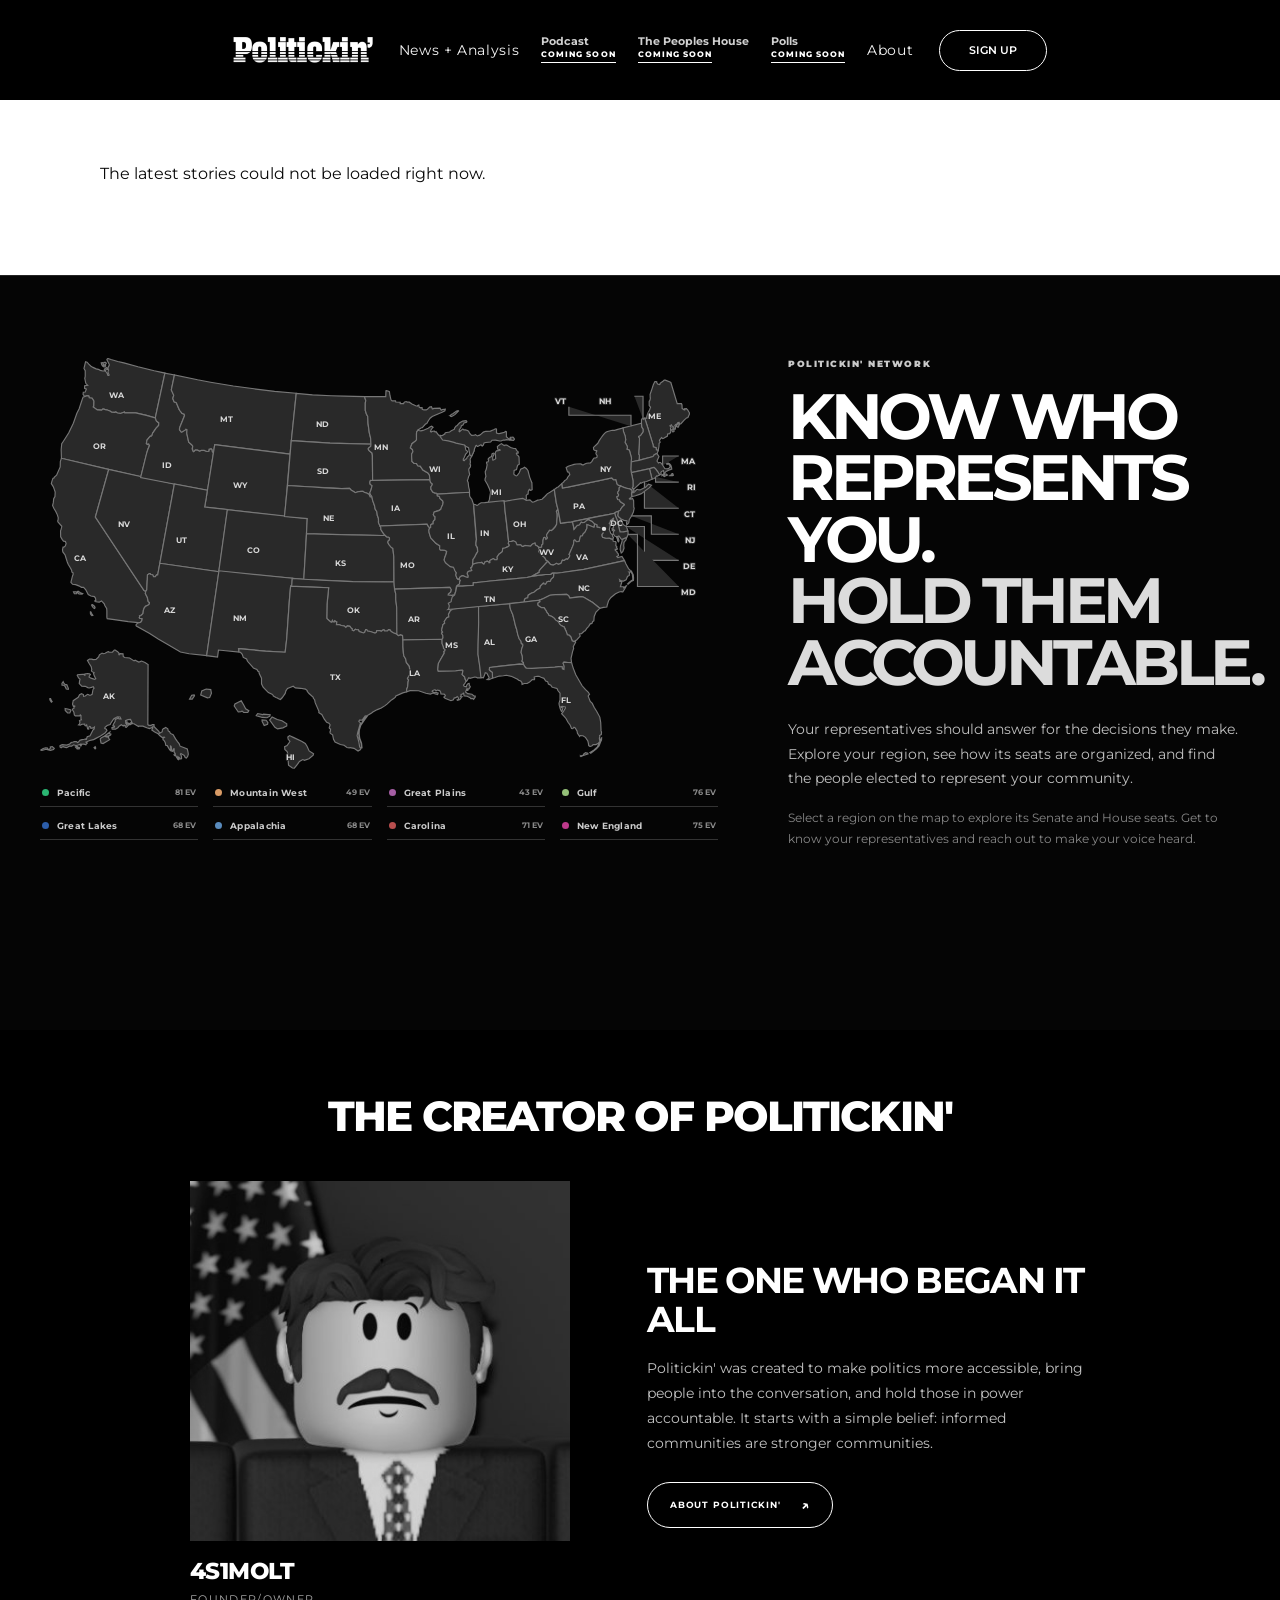
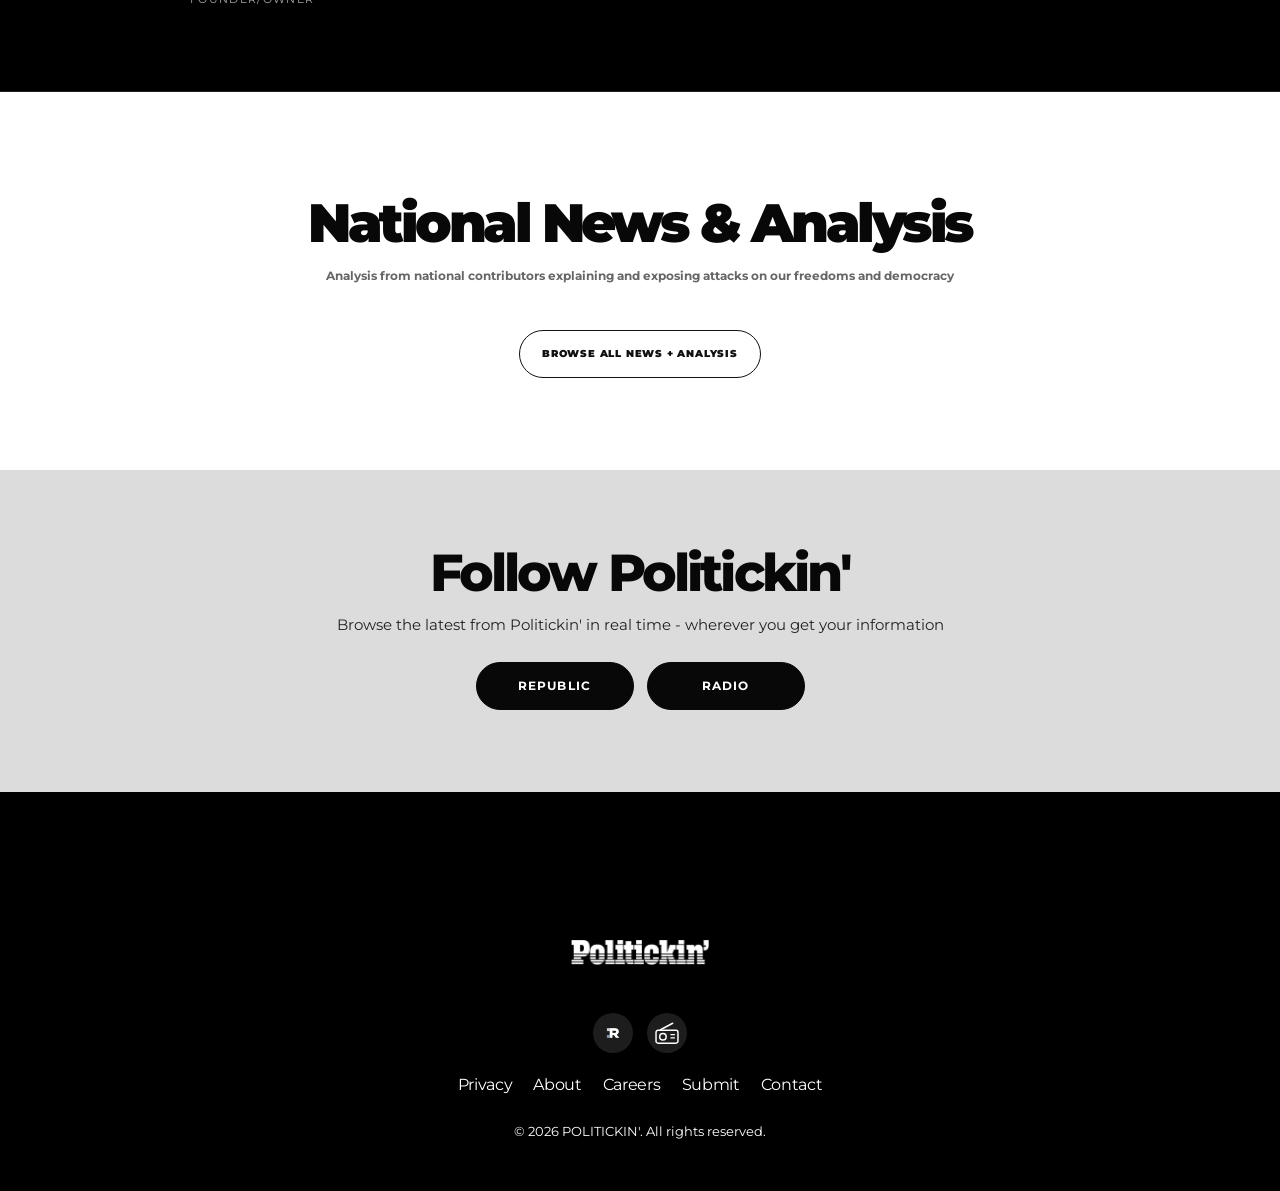
<file: index.html>
<!doctype html>
<html lang="en">
<head>
  <meta charset="utf-8" />
  <meta name="viewport" content="width=device-width, initial-scale=1" />
  <meta name="theme-color" content="#050505" />
  <meta name="description" content="Independent journalism for the communities shaping tomorrow." />
  <title>Politickin'</title>
  <link rel="preconnect" href="https://fonts.googleapis.com" />
  <link rel="preconnect" href="https://fonts.gstatic.com" crossorigin />
  <link href="https://fonts.googleapis.com/css2?family=DM+Sans:wght@400;500;600;700;800;900&family=Montserrat:wght@400;500;600;700;800;900&family=Space+Grotesk:wght@500;600;700&display=swap" rel="stylesheet" />
  <link rel="stylesheet" href="./styles.css" />
  <link rel="icon" type="image/png" href="./image%20%2829%29.png" />
  <link rel="apple-touch-icon" href="./image%20%2829%29.png" />
  <meta property="og:type" content="website" />
  <meta property="og:title" content="Politickin'" />
  <meta property="og:description" content="Politickin’ covers politics without the spin: the news, the noise, and what it actually means." />
  <meta property="og:image" content="https://carrington-rblx.github.io/politickin-/politickin-link-preview-black.png" />
  <meta property="og:url" content="https://carrington-rblx.github.io/politickin-/index.html" />
  <meta name="twitter:card" content="summary_large_image" />
  <meta name="twitter:title" content="Politickin'" />
  <meta name="twitter:description" content="Politickin’ covers politics without the spin: the news, the noise, and what it actually means." />
  <meta name="twitter:image" content="https://carrington-rblx.github.io/politickin-/politickin-link-preview-black.png" />
</head>
<body>
<header class="site-header">
    <a class="wordmark" href="#home" aria-label="Politickin home"><img class="header-logo" src="./Politickin%27%20WHITE.png?v=a7400ff31639ab656cc63ef716fd7ea4c608092f" alt="Politickin’" /></a>
    <button class="menu-toggle" aria-label="Open navigation" aria-expanded="false"><span></span><span></span><span></span></button>
    <nav class="main-nav" aria-label="Main navigation">
      <div class="nav-dropdown"><a class="nav-link" href="./news-analysis.html" aria-haspopup="true" aria-expanded="false">News + Analysis</a><div class="nav-dropdown-menu"><a href="./submit-op-ed.html">Submit an Op-Ed</a></div></div><span class="nav-link nav-coming-soon" aria-label="Podcast, coming soon"><span class="nav-coming-title">Podcast</span><span class="nav-coming-label">COMING SOON</span></span><span class="nav-link nav-coming-soon" aria-label="The Peoples House, coming soon"><span class="nav-coming-title">The Peoples House</span><span class="nav-coming-label">COMING SOON</span></span><span class="nav-link nav-coming-soon" aria-label="Polls, coming soon"><span class="nav-coming-title">Polls</span><span class="nav-coming-label">COMING SOON</span></span><a class="nav-link" href="./about.html">About</a>
    </nav>
    <div class="header-actions"><a class="btn btn-outline btn-small" href="./writer-portal.html">SIGN UP</a></div>
  </header>

  <main id="home">
    <section class="hero section-shell">
      <div class="hero-grid" aria-live="polite"><p class="homepage-feature-loading">Loading the latest stories…</p></div>
    </section>

    <section class="network-section" id="about">
      <div class="section-shell network-wrap">
        <div class="network-visual">
          <div class="electoral-map" id="electoral-map">
            <div class="electoral-map-stage">
              <svg class="electoral-svg" id="electoral-svg" viewBox="0 0 960 610" role="img" aria-label="Interactive map of the United States divided into eight custom electoral regions and the District of Columbia"></svg>
              <div class="map-loading" id="map-loading">Loading the electoral map…</div>
            </div>
            <div class="electoral-legend" id="electoral-legend" aria-label="Electoral regions"></div>
          </div>
        </div>
        <div class="network-copy" id="network-copy">
          <div class="network-intro" id="network-intro">
            <div class="eyebrow">POLITICKIN' NETWORK</div>
            <h2>KNOW WHO REPRESENTS YOU.<br/><span>HOLD THEM ACCOUNTABLE.</span></h2>
            <p>Your representatives should answer for the decisions they make. Explore your region, see how its seats are organized, and find the people elected to represent your community.</p>
            <p class="network-small">Select a region on the map to explore its Senate and House seats. Get to know your representatives and reach out to make your voice heard.</p>
          </div>
          <section class="region-info" id="region-info" aria-live="polite" aria-label="Regional representatives"></section>
        </div>
      </div>
    </section>

    <section class="series-section creator-section" id="series">
      <div class="section-shell">
        <div class="creator-heading"><h2>THE CREATOR OF POLITICKIN'</h2></div>
        <div class="creator-profile">
          <div class="creator-portrait">
            <img src="./0H8kqzoh_400x400.jpg" alt="Portrait of the creator of Politickin'"/>
            <div class="creator-name">4S1MOLT</div>
            <div class="creator-title">FOUNDER/OWNER</div>
          </div>
          <div class="creator-story">
            <h3>THE ONE WHO BEGAN IT ALL</h3>
            <p>Politickin' was created to make politics more accessible, bring people into the conversation, and hold those in power accountable. It starts with a simple belief: informed communities are stronger communities.</p>
            <a class="creator-about-btn" href="#about">ABOUT POLITICKIN' <span>↗</span></a>
          </div>
        </div>
      </div>
    </section>

<section class="national-section section-shell" id="national">
      <div class="section-title">
        <h2>National News &amp; Analysis</h2>
        <p>Analysis from national contributors explaining and exposing attacks on our freedoms and democracy</p>
      </div>
      <div class="article-list">
        
        
        
      </div>
      <a class="btn btn-outline browse-btn" href="./news-analysis.html">BROWSE ALL NEWS + ANALYSIS</a>
    </section>

    <section class="newsletter-section follow-section" id="newsletter">
      <div class="follow-content">
        <h2>Follow Politickin'</h2>
        <p>Browse the latest from Politickin' in real time - wherever you get your information</p>
        <div class="follow-actions">
          <a class="follow-button" href="#national">REPUBLIC</a>
          <a class="follow-button" href="#series">RADIO</a>
        </div>
      </div>
    </section>
  </main>

  <footer class="site-footer politickin-footer" id="support">
    <div class="footer-centered">
      <a class="footer-logo" href="#home" aria-label="Politickin' home"><img src="./Politickin%27%20WHITE.png" alt="Politickin'"/></a>
      <div class="footer-socials footer-platforms" aria-label="Politickin' platforms">
        <a class="footer-platform republic-platform" href="#newsletter" aria-label="Republic"><img src="./REPUBLIC%20LOGO.png" alt="Republic"/></a>
        <a class="footer-platform radio-platform" href="#newsletter" aria-label="Radio"><svg viewBox="0 0 32 32" role="img" aria-hidden="true"><path d="M5 12.5h22a2.5 2.5 0 0 1 2.5 2.5v11A2.5 2.5 0 0 1 27 28.5H5A2.5 2.5 0 0 1 2.5 26V15A2.5 2.5 0 0 1 5 12.5Z" fill="none" stroke="currentColor" stroke-width="1.8"/><path d="m8 12 15-8" fill="none" stroke="currentColor" stroke-width="1.8" stroke-linecap="round"/><circle cx="11" cy="20.5" r="4" fill="none" stroke="currentColor" stroke-width="1.8"/><path d="M21 18h4M21 22h4" fill="none" stroke="currentColor" stroke-width="1.8" stroke-linecap="round"/></svg></a>
      </div>
      <nav class="footer-quicklinks" aria-label="Footer navigation">
        <a href="#support">Privacy</a><a href="./about.html">About</a><a href="#support">Careers</a><a href="#newsletter">Submit</a><a href="#support">Contact</a>
      </nav>
      <div class="footer-legal"><p>© 2026 POLITICKIN'. All rights reserved.</p></div>
    </div>
  </footer>
  <div class="toast" role="status" aria-live="polite"></div>
  <script src="./script.js?v=20261109-2"></script><script src="./supabase-config.js"></script><script src="./featured-stories.js?v=20261108-2"></script><script src="./published-articles.js?v=20261108-4"></script>
</body>
</html>
</file>
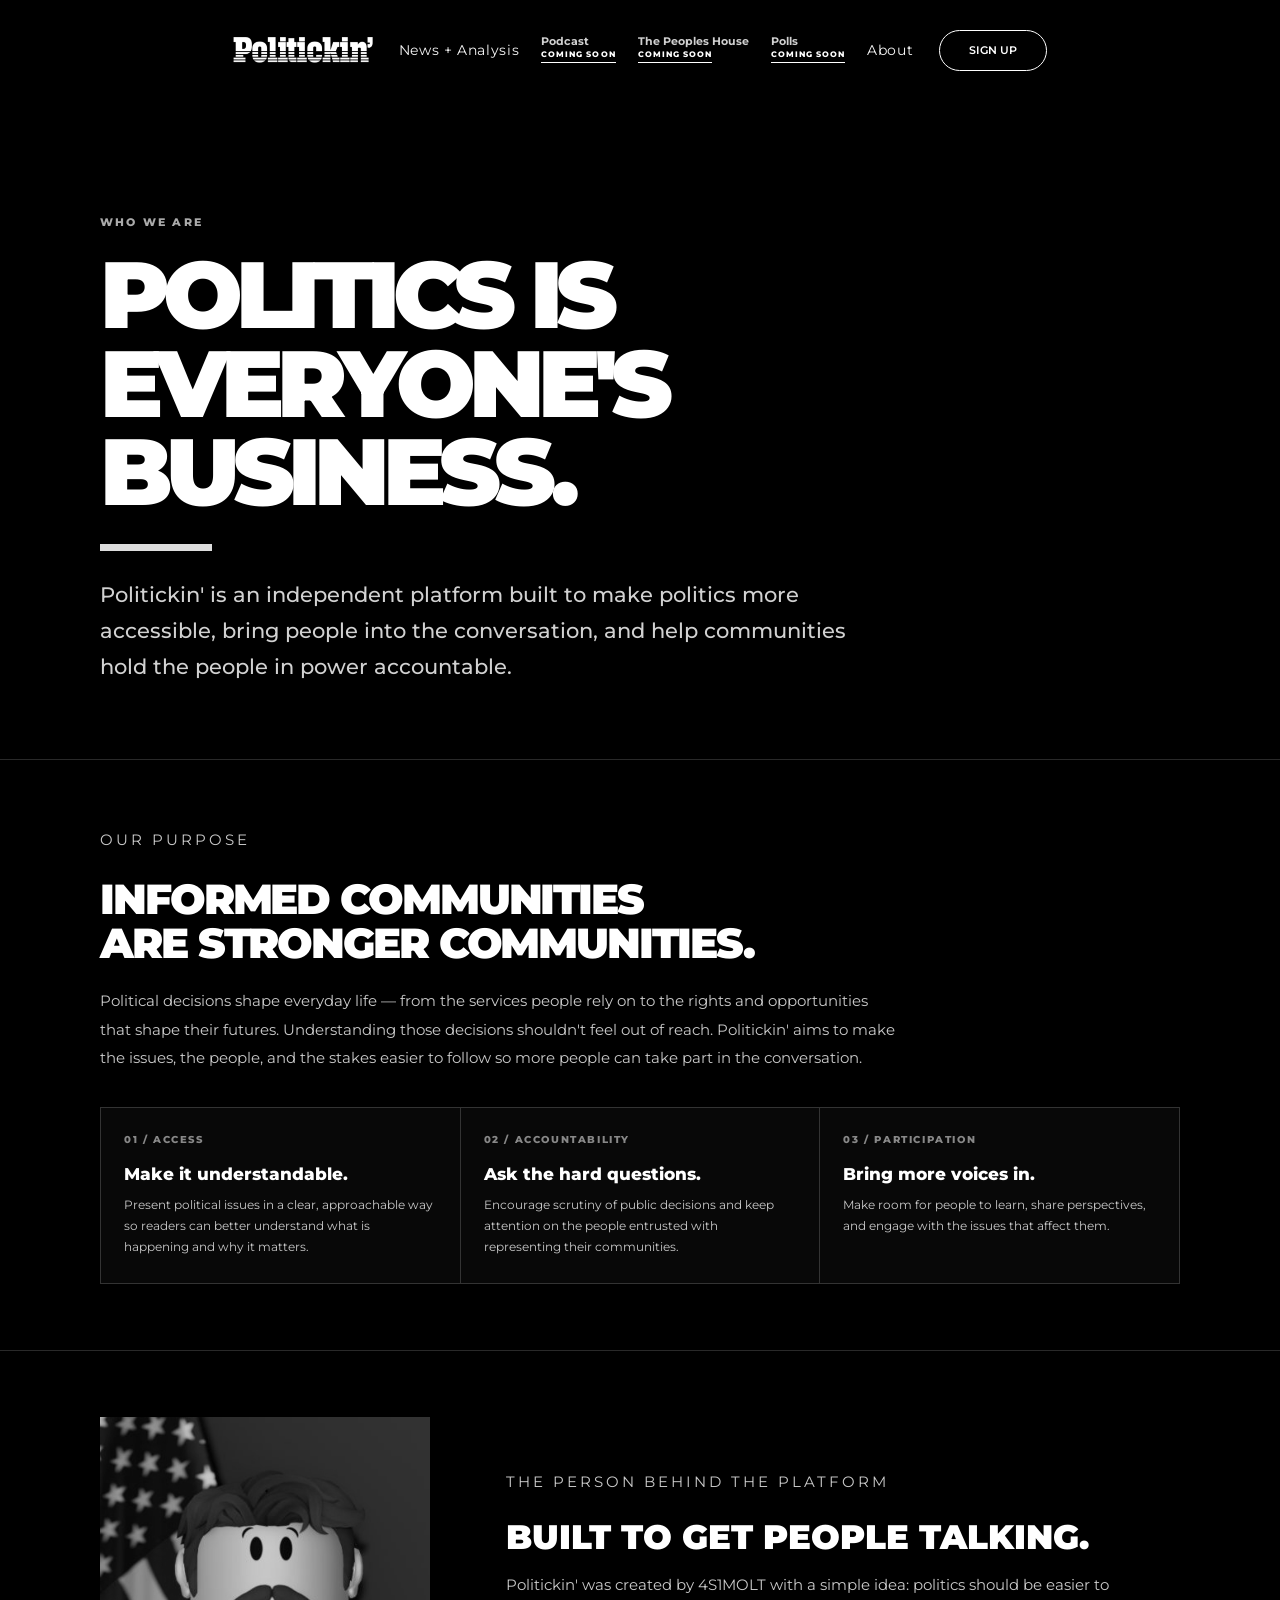
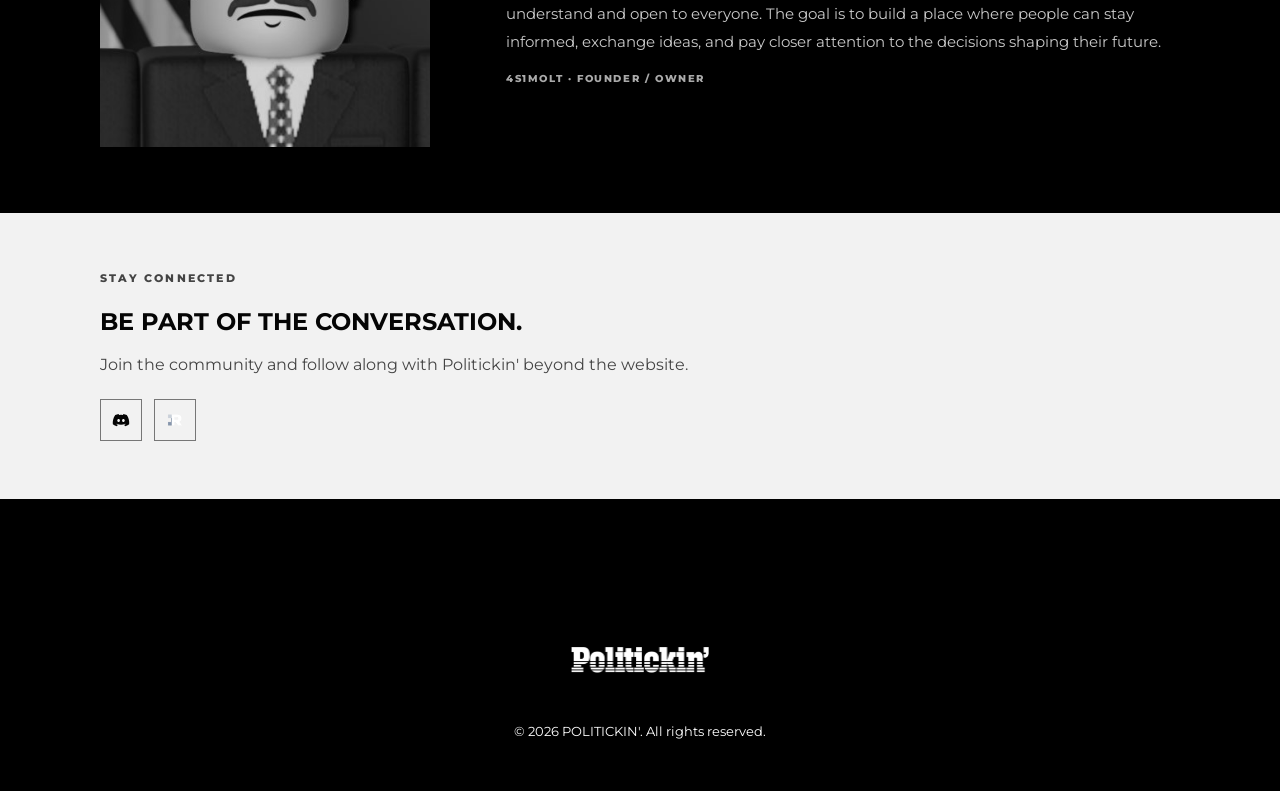
<file: about.html>
<!doctype html>
<html lang="en">
<head>
  <meta charset="utf-8" />
  <meta name="viewport" content="width=device-width, initial-scale=1" />
  <meta name="theme-color" content="#050505" />
  <meta name="description" content="Learn about Politickin', our mission, and the people behind the platform." />
  <title>About | Politickin'</title>
  <link rel="preconnect" href="https://fonts.googleapis.com" />
  <link rel="preconnect" href="https://fonts.gstatic.com" crossorigin />
  <link href="https://fonts.googleapis.com/css2?family=Montserrat:wght@400;500;600;700;800;900&display=swap" rel="stylesheet" />
  <link rel="stylesheet" href="./styles.css" />
  <style>
    .about-page{background:#000;color:#fff}
    .about-hero{padding:clamp(64px,9vw,124px) 28px 54px;background:#000}
    .about-inner{width:min(1080px,calc(100% - 44px));margin:0 auto}
    .about-kicker{font:800 11px 'Montserrat',sans-serif;letter-spacing:.2em;color:#aaa;margin:0 0 22px}
    .about-hero h1{max-width:950px;margin:0;color:#fff;font:900 clamp(46px,8vw,94px)/.94 'Montserrat',sans-serif;letter-spacing:-.075em}
    .about-rule{width:7em;height:7px;background:#ddd;margin:28px 0 26px}
    .about-lede{max-width:760px;color:#d1d1d1;font:500 clamp(17px,2vw,21px)/1.7 'Montserrat',sans-serif}
    .about-section{padding:66px 0;border-top:1px solid #292929}
    .about-section h2{margin:0 0 22px;font:900 clamp(27px,4vw,42px)/1.05 'Montserrat',sans-serif;letter-spacing:-.05em}
    .about-section p{max-width:800px;color:#c9c9c9;font:400 15px/1.9 'Montserrat',sans-serif}
    .about-values{display:grid;grid-template-columns:repeat(3,minmax(0,1fr));gap:1px;background:#333;border:1px solid #333;margin-top:34px}
    .about-value{background:#080808;padding:25px 23px;min-height:175px}
    .about-value span{display:block;color:#888;font:800 10px 'Montserrat',sans-serif;letter-spacing:.16em;margin-bottom:18px}
    .about-value h3{margin:0 0 10px;font:800 17px 'Montserrat',sans-serif}
    .about-value p{font-size:12px;line-height:1.75;margin:0}
    .about-founder{display:grid;grid-template-columns:minmax(220px,330px) 1fr;gap:clamp(28px,6vw,76px);align-items:center}
    .about-founder img{width:100%;height:330px;object-fit:cover;object-position:center 30%;filter:grayscale(1)}
    .about-founder .founder-label{font:800 10px 'Montserrat',sans-serif;letter-spacing:.16em;color:#aaa}
    .about-founder h3{font:900 clamp(25px,3vw,34px)/1.1 'Montserrat',sans-serif;margin:10px 0}
    .about-connect{background:#f2f2f2;color:#050505;padding:58px 0}
    .about-connect h2{color:#050505}
    .about-connect p{color:#444}
    .nav-social{display:flex;align-items:center;gap:12px;margin-top:25px}
    .nav-social a{width:42px;height:42px;display:grid;place-items:center;border:1px solid #777;color:#050505;text-decoration:none;transition:background .2s,color .2s,border-color .2s}
    .nav-social a:hover{background:#050505;color:#fff;border-color:#050505}
    .nav-social img{width:18px;height:18px;object-fit:contain;display:block}
    @media(max-width:700px){.about-values{grid-template-columns:1fr}.about-value{min-height:0}.about-founder{grid-template-columns:1fr}.about-founder img{max-width:330px;height:300px}.about-hero{padding-top:58px}}
  </style>
  <link rel="icon" type="image/png" href="./image%20%2829%29.png" />
  <link rel="apple-touch-icon" href="./image%20%2829%29.png" />
  <meta property="og:type" content="website" />
  <meta property="og:title" content="Politickin'" />
  <meta property="og:description" content="Politickin’ covers politics without the spin: the news, the noise, and what it actually means." />
  <meta property="og:image" content="https://carrington-rblx.github.io/politickin-/politickin-link-preview-black.png" />
  <meta property="og:url" content="https://carrington-rblx.github.io/politickin-/about.html" />
  <meta name="twitter:card" content="summary_large_image" />
  <meta name="twitter:title" content="Politickin'" />
  <meta name="twitter:description" content="Politickin’ covers politics without the spin: the news, the noise, and what it actually means." />
  <meta name="twitter:image" content="https://carrington-rblx.github.io/politickin-/politickin-link-preview-black.png" />
</head>
<body class="about-page">
<header class="site-header">
  <a class="wordmark" href="./index.html" aria-label="Politickin home"><img class="header-logo" src="./Politickin%27%20WHITE.png" alt="Politickin’" /></a>
  <button class="menu-toggle" aria-label="Open navigation" aria-expanded="false"><span></span><span></span><span></span></button>
  <nav class="main-nav" aria-label="Main navigation">
    <div class="nav-dropdown"><a class="nav-link" href="./news-analysis.html" aria-haspopup="true" aria-expanded="false">News + Analysis</a><div class="nav-dropdown-menu"><a href="./submit-op-ed.html">Submit an Op-Ed</a></div></div>
    <span class="nav-link nav-coming-soon"><span class="nav-coming-title">Podcast</span><span class="nav-coming-label">COMING SOON</span></span>
    <span class="nav-link nav-coming-soon"><span class="nav-coming-title">The Peoples House</span><span class="nav-coming-label">COMING SOON</span></span>
    <span class="nav-link nav-coming-soon"><span class="nav-coming-title">Polls</span><span class="nav-coming-label">COMING SOON</span></span>
    <a class="nav-link is-active" href="./about.html" aria-current="page">About</a>
  </nav>
  <div class="header-actions"><a class="btn btn-outline btn-small" href="./writer-portal.html">SIGN UP</a></div>
</header>
<main>
  <section class="about-hero">
    <div class="about-inner">
      <p class="about-kicker">WHO WE ARE</p>
      <h1>POLITICS IS<br/>EVERYONE'S BUSINESS.</h1>
      <div class="about-rule" aria-hidden="true"></div>
      <p class="about-lede">Politickin' is an independent platform built to make politics more accessible, bring people into the conversation, and help communities hold the people in power accountable.</p>
    </div>
  </section>
  <section class="about-section">
    <div class="about-inner">
      <p class="about-kicker">OUR PURPOSE</p>
      <h2>INFORMED COMMUNITIES<br/>ARE STRONGER COMMUNITIES.</h2>
      <p>Political decisions shape everyday life — from the services people rely on to the rights and opportunities that shape their futures. Understanding those decisions shouldn't feel out of reach. Politickin' aims to make the issues, the people, and the stakes easier to follow so more people can take part in the conversation.</p>
      <div class="about-values">
        <article class="about-value"><span>01 / ACCESS</span><h3>Make it understandable.</h3><p>Present political issues in a clear, approachable way so readers can better understand what is happening and why it matters.</p></article>
        <article class="about-value"><span>02 / ACCOUNTABILITY</span><h3>Ask the hard questions.</h3><p>Encourage scrutiny of public decisions and keep attention on the people entrusted with representing their communities.</p></article>
        <article class="about-value"><span>03 / PARTICIPATION</span><h3>Bring more voices in.</h3><p>Make room for people to learn, share perspectives, and engage with the issues that affect them.</p></article>
      </div>
    </div>
  </section>
  <section class="about-section">
    <div class="about-inner about-founder">
      <img src="./0H8kqzoh_400x400.jpg" alt="Portrait of Politickin' founder 4S1MOLT" />
      <div>
        <p class="about-kicker">THE PERSON BEHIND THE PLATFORM</p>
        <h3>BUILT TO GET PEOPLE TALKING.</h3>
        <p>Politickin' was created by 4S1MOLT with a simple idea: politics should be easier to understand and open to everyone. The goal is to build a place where people can stay informed, exchange ideas, and pay closer attention to the decisions shaping their future.</p>
        <p class="founder-label">4S1MOLT · FOUNDER / OWNER</p>
      </div>
    </div>
  </section>
  <section class="about-connect">
    <div class="about-inner">
      <p class="about-kicker">STAY CONNECTED</p>
      <h2>BE PART OF THE CONVERSATION.</h2>
      <p>Join the community and follow along with Politickin' beyond the website.</p>
      <div class="nav-social" aria-label="Social links">
        <a href="https://discord.gg/9B9HCPXgNg" aria-label="Discord" target="_blank" rel="noopener noreferrer">
          <svg viewBox="0 0 24 24" width="18" height="18" fill="currentColor" aria-hidden="true"><path d="M19.7 5.3A18.5 18.5 0 0 0 15.2 4l-.6 1.2a17 17 0 0 0-5.2 0L8.8 4a18.5 18.5 0 0 0-4.5 1.3C1.5 9.5.7 13.6 1.1 17.6a18.2 18.2 0 0 0 5.5 2.8l1.2-2a11.8 11.8 0 0 1-1.9-.9l.5-.4a13.2 13.2 0 0 0 11.2 0l.5.4a11.8 11.8 0 0 1-1.9.9l1.2 2a18.2 18.2 0 0 0 5.5-2.8c.5-4.6-.8-8.7-3.2-12.3ZM8.8 14.8c-1 0-1.8-.9-1.8-2s.8-2 1.8-2 1.8.9 1.8 2-.8 2-1.8 2Zm6.4 0c-1 0-1.8-.9-1.8-2s.8-2 1.8-2 1.8.9 1.8 2-.8 2-1.8 2Z"/></svg>
        </a>
        <a href="https://republicrx.app/@PolitickinNetwork" aria-label="RepublicRx" target="_blank" rel="noopener noreferrer"><img src="./REPUBLIC%20LOGO.png" alt=""/></a>
      </div>
    </div>
  </section>
</main>
<footer class="site-footer politickin-footer">
  <div class="footer-centered">
    <a class="footer-logo" href="./index.html" aria-label="Politickin' home"><img src="./Politickin%27%20WHITE.png" alt="Politickin'"/></a>
    <div class="footer-legal"><p>© 2026 POLITICKIN'. All rights reserved.</p></div>
  </div>
</footer>
<div class="toast" role="status" aria-live="polite"></div>
<script src="./script.js"></script>
</body>
</html>
</file>
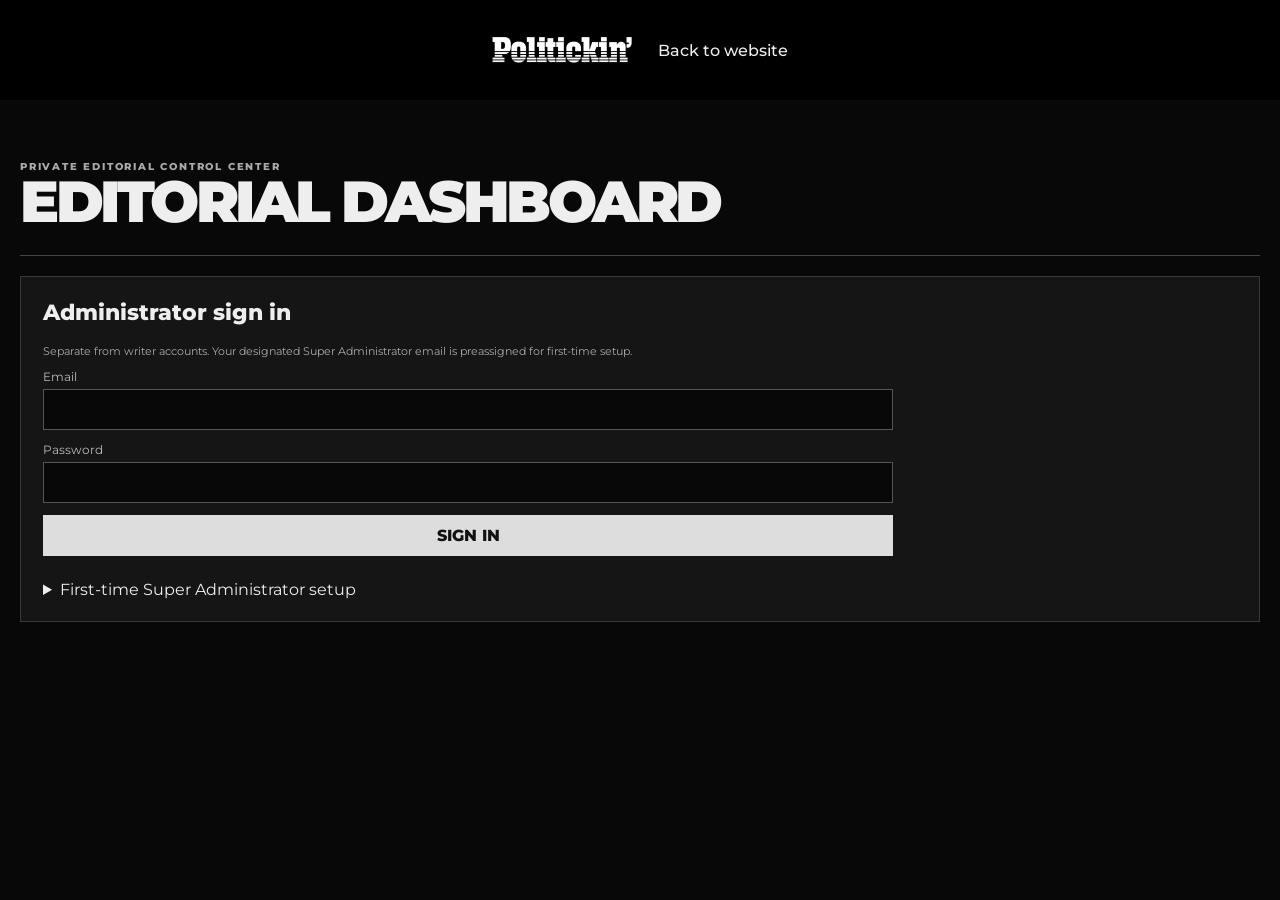
<file: editorial-dashboard.html>
<!doctype html><html lang="en"><head><meta charset="utf-8"><meta name="viewport" content="width=device-width,initial-scale=1"><meta name="theme-color" content="#050505"><title>Editorial Dashboard | POLITICKIN'</title><link rel="preconnect" href="https://fonts.googleapis.com"><link href="https://fonts.googleapis.com/css2?family=Montserrat:wght@400;600;700;800;900&display=swap" rel="stylesheet"><link rel="stylesheet" href="./styles.css"><style>body{background:#080808;color:#eee}.dash-wrap{width:min(1250px,calc(100% - 40px));margin:60px auto 90px}.dash-head{display:flex;justify-content:space-between;align-items:end;border-bottom:1px solid #444;padding-bottom:24px}.dash-head h1{font:900 clamp(32px,5vw,58px)/1 Montserrat;margin:0;letter-spacing:-.06em}.dash-kicker{font-size:10px;letter-spacing:.18em;color:#aaa;font-weight:800}.dash-card{background:#151515;border:1px solid #383838;padding:22px;margin:20px 0}.dash-card h2{font:800 22px Montserrat;margin:0 0 18px}.dash-tabs{display:flex;gap:8px;flex-wrap:wrap;margin:24px 0}.dash-tabs button,.dash-btn{background:#ddd;color:#111;border:0;padding:11px 16px;font-weight:800;cursor:pointer}.dash-tabs button[aria-pressed=true]{background:#888}.dash-form{display:grid;gap:12px;max-width:850px}.dash-form label{display:grid;gap:5px;font-size:12px;color:#bbb}.dash-form input,.dash-form textarea,.dash-form select{background:#080808;color:#fff;border:1px solid #555;padding:12px;font:inherit;width:100%}.dash-form textarea{min-height:150px}.dash-grid{display:grid;grid-template-columns:repeat(3,1fr);gap:12px}.dash-stat{background:#222;padding:16px}.dash-stat strong{font:900 30px Montserrat;display:block}.dash-stat span,.dash-muted{font-size:11px;color:#aaa}.dash-item{border-top:1px solid #444;padding:18px 0}.dash-item h3{margin:0 0 8px;font:800 17px Montserrat}.dash-item p{color:#bbb;line-height:1.6;white-space:pre-wrap}.dash-item textarea{display:block;width:100%;min-height:70px;background:#080808;color:#fff;border:1px solid #555;padding:10px;margin-top:8px}.dash-item-actions{display:flex;gap:8px;flex-wrap:wrap;margin-top:12px}.dash-item-actions button,.dash-item button{background:#ddd;color:#111;border:0;padding:8px 12px;font-weight:700;cursor:pointer}.dash-message{color:#ddd;min-height:20px}.dash-section[hidden]{display:none!important}@media(max-width:700px){.dash-grid{grid-template-columns:1fr}.dash-wrap{width:calc(100% - 28px)}.dash-card{padding:16px}.dash-head{align-items:start;flex-direction:column}} .article-image-editor,.article-preview-panel{border:1px solid #444;padding:16px;margin:10px 0;background:#101010}.article-editor-heading{display:flex;justify-content:space-between;align-items:center;gap:12px;flex-wrap:wrap}.article-editor-heading strong{font:800 15px Montserrat}.article-image-row{display:grid;grid-template-columns:minmax(0,2fr) minmax(100px,.7fr) minmax(0,1.5fr) auto;gap:8px;align-items:end;border-top:1px solid #333;padding:12px 0}.article-image-row label{display:grid;gap:5px;font-size:11px;color:#aaa}.article-image-row input{min-width:0;background:#080808;color:#fff;border:1px solid #555;padding:10px}.article-image-row button{background:#522;color:#fff;border:0;padding:10px;cursor:pointer}.article-live-preview{max-width:760px;margin:20px auto;color:#eee}.article-live-preview h1{font:900 clamp(26px,4vw,42px)/1.12 Montserrat;letter-spacing:-.04em}.dash-editor-two{display:grid;grid-template-columns:1fr 1fr;gap:12px}.dash-editor-two label{min-width:0}@media(max-width:700px){.dash-editor-two{grid-template-columns:1fr}}.article-live-preview p{font:16px/1.85 Georgia,serif;color:#ddd;white-space:pre-wrap}.article-live-preview figure{margin:24px 0}.article-live-preview img{display:block;width:100%;max-height:480px;object-fit:cover}.article-live-preview figcaption{font-size:12px;color:#aaa;margin-top:7px}.article-live-preview .preview-meta{font-size:10px;letter-spacing:.12em;color:#aaa;text-transform:uppercase;margin:14px 0}@media(max-width:700px){.article-image-row{grid-template-columns:1fr 1fr}.article-image-row label:first-child,.article-image-row label:nth-child(3){grid-column:1/-1}} .article-rich-toolbar{display:flex;flex-wrap:wrap;gap:6px;padding:10px;background:#202020;border:1px solid #555}.article-rich-toolbar button{background:#080808;color:#fff;border:1px solid #666;padding:8px 10px;font:700 12px Montserrat;cursor:pointer}.article-color-label{display:flex!important;align-items:center;gap:6px}.article-color-label input{width:38px!important;height:34px;padding:2px!important}.article-rich-editor{min-height:320px;background:#080808;color:#ddd;border:1px solid #555;padding:16px;font:16px/1.8 Montserrat,sans-serif;outline:none;overflow-wrap:anywhere}.article-rich-editor:focus{outline:2px solid #ddd}.article-rich-editor p{margin:0 0 1em}.article-live-preview,.article-live-preview p,.article-live-preview li{font-family:Montserrat,sans-serif}.article-live-preview p{font-size:16px;line-height:1.85;color:#ddd}</style>  <link rel="icon" type="image/png" href="./image%20%2829%29.png" />
  <link rel="apple-touch-icon" href="./image%20%2829%29.png" />
  <meta property="og:type" content="website" />
  <meta property="og:title" content="Politickin'" />
  <meta property="og:description" content="Politickin’ covers politics without the spin: the news, the noise, and what it actually means." />
  <meta property="og:image" content="https://carrington-rblx.github.io/politickin-/politickin-link-preview-black.png" />
  <meta property="og:url" content="https://carrington-rblx.github.io/politickin-/editorial-dashboard.html" />
  <meta name="twitter:card" content="summary_large_image" />
  <meta name="twitter:title" content="Politickin'" />
  <meta name="twitter:description" content="Politickin’ covers politics without the spin: the news, the noise, and what it actually means." />
  <meta name="twitter:image" content="https://carrington-rblx.github.io/politickin-/politickin-link-preview-black.png" />
</head><body><header class="site-header"><a class="wordmark" href="./index.html"><img class="header-logo" src="./Politickin%27%20WHITE.png" alt="Politickin'"></a><a class="nav-link" href="./index.html">Back to website</a></header><main class="dash-wrap"><div class="dash-head"><div><div class="dash-kicker">PRIVATE EDITORIAL CONTROL CENTER</div><h1>EDITORIAL DASHBOARD</h1></div><button class="dash-btn" id="dash-signout" hidden>Sign out</button></div><section class="dash-card" id="dash-login"><h2>Administrator sign in</h2><p class="dash-muted">Separate from writer accounts. Your designated Super Administrator email is preassigned for first-time setup.</p><form class="dash-form" id="admin-login-form"><label>Email<input name="email" type="email" autocomplete="username" required></label><label>Password<input name="password" type="password" autocomplete="current-password" required></label><button class="dash-btn">SIGN IN</button></form><details style="margin-top:24px"><summary>First-time Super Administrator setup</summary><p class="dash-muted">Requires a one-time setup secret configured in Supabase Edge Function secrets.</p><form class="dash-form" id="admin-bootstrap-form"><label>One-time setup secret<input name="secret" type="password" required></label><label>Create password (14+ characters)<input name="password" type="password" minlength="14" required></label><button class="dash-btn">CREATE SUPER ADMIN ACCOUNT</button></form></details></section><div id="dash-app" hidden><div class="dash-grid" id="dash-stats"></div><section class="dash-card"><h2>Change your administrator password</h2><p class="dash-muted">Set a new password after your first sign-in. Use at least 14 characters.</p><form class="dash-form" id="admin-password-form"><label>New password<input name="password" type="password" minlength="14" autocomplete="new-password" required></label><button class="dash-btn">UPDATE MY PASSWORD</button></form></section><nav class="dash-tabs"><button data-tab="submissions" aria-pressed="true">Submissions</button><button data-tab="articles" aria-pressed="false">Articles</button><button data-tab="featured" aria-pressed="false">Homepage features</button><button data-tab="writers" aria-pressed="false">Writers</button><button data-tab="admins" aria-pressed="false">Administrators</button><button data-tab="activity" aria-pressed="false">Activity</button></nav><section class="dash-section dash-card" id="section-submissions"><h2>Op-ed submissions</h2><div id="dash-submissions"></div></section><section class="dash-section dash-card" id="section-articles" hidden><h2>Article manager</h2><button class="dash-btn" id="new-article">CREATE ARTICLE</button><form class="dash-form" id="article-form" hidden style="margin-top:18px"><input type="hidden" name="id"><label>Headline<input name="title" maxlength="180" required></label><label>Subtitle / deck<input name="subtitle" maxlength="240" placeholder="A one-line supporting headline"></label><label>URL slug<input name="slug" maxlength="160" placeholder="Auto-generated from headline if blank"></label><label>Summary / excerpt<input name="summary" maxlength="500" placeholder="Used on article cards and search previews"></label><label>Article body<div class="article-rich-toolbar" id="article-rich-toolbar"><button type="button" data-cmd="bold"><b>B</b></button><button type="button" data-cmd="italic"><i>I</i></button><button type="button" data-cmd="underline"><u>U</u></button><button type="button" data-cmd="strikeThrough"><s>S</s></button><button type="button" data-cmd="insertUnorderedList">• List</button><button type="button" data-cmd="insertOrderedList">1. List</button><button type="button" data-block="h2">H2</button><button type="button" data-block="h3">H3</button><button type="button" data-block="p">Paragraph</button><button type="button" data-cmd="justifyLeft">Left</button><button type="button" data-cmd="justifyCenter">Center</button><button type="button" data-cmd="justifyRight">Right</button><button type="button" data-cmd="createLink">Link</button><button type="button" data-cmd="removeFormat">Clear format</button><label class="article-color-label">Text color <input type="color" id="article-text-color" value="#dddddd"></label></div><div id="article-body-editor" class="article-rich-editor" contenteditable="true" role="textbox" aria-multiline="true"></div><textarea name="body" id="article-body" maxlength="50000" hidden></textarea><span class="dash-muted" id="article-word-count">0 words · 0 characters</span><small class="dash-muted">Font is locked to Montserrat. Select text and apply formatting; colors and styles appear in published articles.</small></label><div class="article-image-editor"><div class="article-editor-heading"><div><strong>Images inside the article</strong><p class="dash-muted">Add images between paragraphs. Paste a public image URL and an optional caption.</p></div><button type="button" class="dash-btn" id="add-article-image">+ ADD IMAGE</button></div><div id="article-image-fields"></div></div><section class="article-preview-panel"><div class="article-editor-heading"><strong>Live article preview</strong><span class="dash-muted">Updates as you write</span></div><article id="article-live-preview" class="article-live-preview"><p class="dash-muted">Your article preview will appear here.</p></article></section><label>Lead / cover image URL<input name="image_url" type="url" placeholder="https://…"></label><label>Cover image alt text<input name="cover_image_alt" maxlength="240" placeholder="Describe the cover image for accessibility"></label><label>Category<select name="category"><option>National News & Analysis</option><option>Local</option><option>Op-Ed</option><option>Politics</option><option>Explainer</option><option>Opinion</option><option>Culture</option><option>Community</option></select></label><label>Author / byline<input name="author_name" maxlength="100"></label><label>Tags<input name="tags" placeholder="e.g. Congress, Elections, Education (comma-separated)"></label><div class="dash-editor-two"><label>Publication status<select name="status"><option value="draft">Draft</option><option value="published">Published</option><option value="scheduled">Scheduled</option><option value="archived">Archived</option></select></label><label>Schedule publication date &amp; time<input name="scheduled_at" type="datetime-local"></label></div><div class="dash-editor-two"><label>SEO title<input name="seo_title" maxlength="180" placeholder="Optional search-result title"></label><label>SEO description<input name="seo_description" maxlength="300" placeholder="Optional search-result description"></label></div><p class="dash-muted">Scheduled articles become public automatically after their scheduled time. Draft and archived articles remain private.</p><button class="dash-btn">SAVE ARTICLE</button><button type="button" class="dash-btn" id="cancel-article">CANCEL</button></form><div id="dash-articles"></div></section><section class="dash-section dash-card" id="section-featured" hidden><h2>Top 3 homepage stories</h2><p class="dash-muted">Choose up to three published articles for the homepage lead and supporting positions. Every featured story also appears in the News + Analysis article archive and can be edited in Articles.</p><button class="dash-btn" type="button" id="select-latest-featured">SELECT 3 LATEST PUBLISHED</button><form class="dash-form" id="featured-form"><label>Lead story<select name="one"></select></label><label>Second story<select name="two"></select></label><label>Third story<select name="three"></select></label><button class="dash-btn">SAVE HOMEPAGE FEATURES</button></form></section><section class="dash-section dash-card" id="section-writers" hidden><h2>Writer accounts</h2><div id="dash-writers"></div></section><section class="dash-section dash-card" id="section-admins" hidden><h2>Administrator access</h2><p class="dash-muted">Only the Super Administrator can add/remove administrators. Second administrator slot is open.</p><form class="dash-form" id="add-admin-form"><label>Administrator email<input name="email" type="email" required></label><label>Temporary password (14+ characters)<input name="password" type="password" minlength="14" required></label><button class="dash-btn">ADD ADMINISTRATOR</button></form><div id="dash-admins"></div></section><section class="dash-section dash-card" id="section-activity" hidden><h2>Recent editorial activity</h2><div id="dash-activity"></div></section></div><p class="dash-message" id="dash-message" role="status" aria-live="polite"></p></main><script src="./supabase-config.js"></script><script src="./editorial-dashboard.js?v=20261108-7"></script></body></html>
</file>
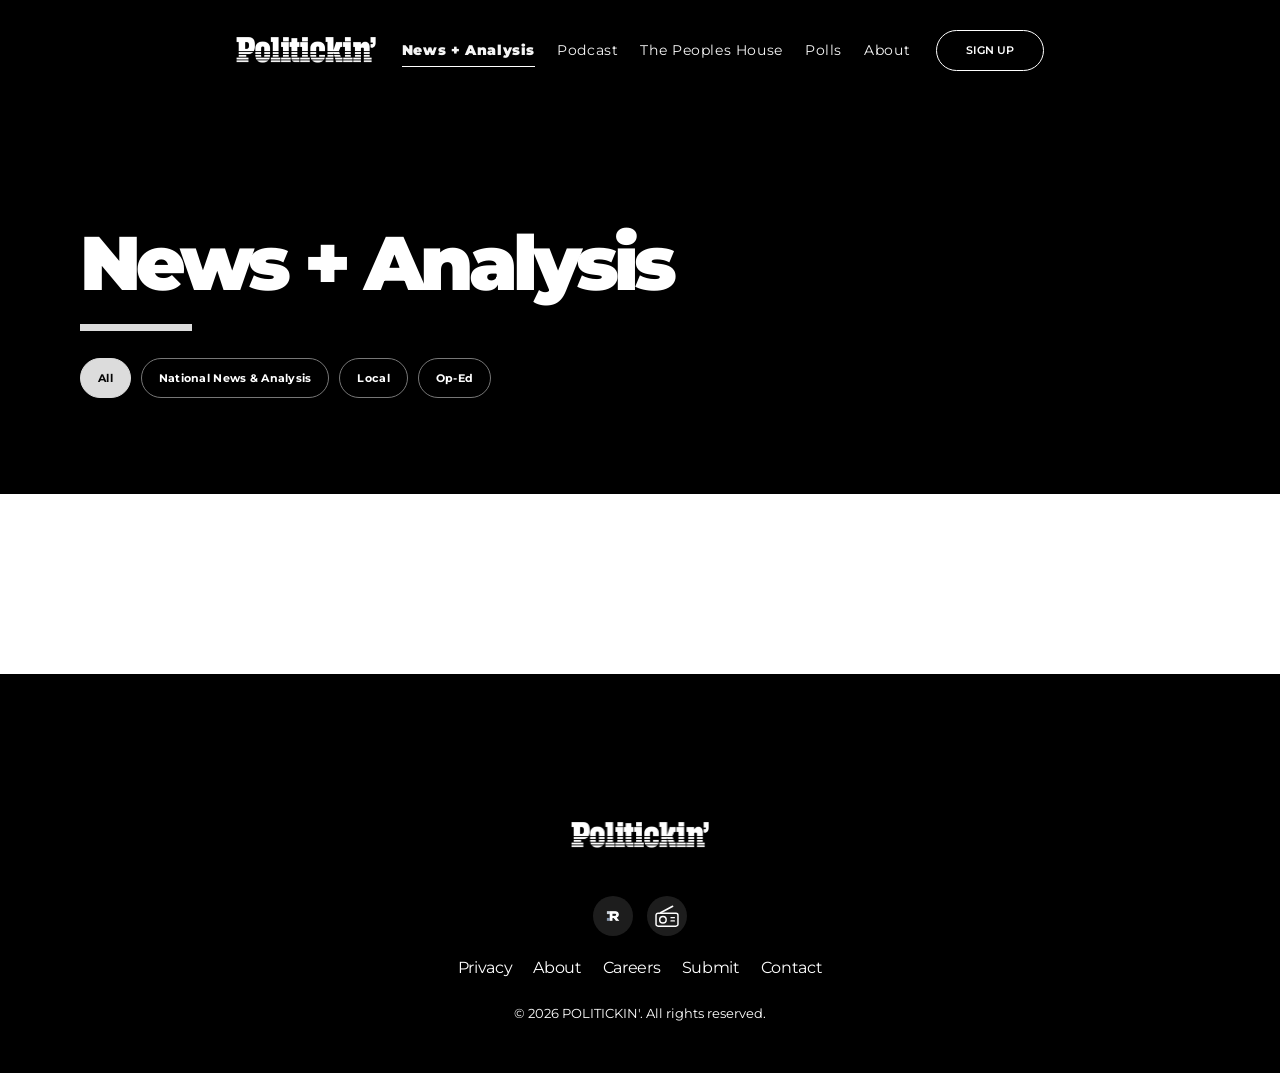
<file: news-analysis.html>
<!doctype html>
<html lang="en">
<head>
  <meta charset="utf-8" />
  <meta name="viewport" content="width=device-width, initial-scale=1" />
  <meta name="theme-color" content="#050505" />
  <meta name="description" content="News and analysis from Politickin'." />
  <title>News + Analysis | Politickin'</title>
  <link rel="preconnect" href="https://fonts.googleapis.com" />
  <link rel="preconnect" href="https://fonts.gstatic.com" crossorigin />
  <link href="https://fonts.googleapis.com/css2?family=Montserrat:wght@400;500;600;700;800;900&display=swap" rel="stylesheet" />
  <link rel="stylesheet" href="./styles.css" />
  <link rel="icon" type="image/png" href="./image%20%2829%29.png" />
  <link rel="apple-touch-icon" href="./image%20%2829%29.png" />
  <meta property="og:type" content="website" />
  <meta property="og:title" content="Politickin'" />
  <meta property="og:description" content="Politickin’ covers politics without the spin: the news, the noise, and what it actually means." />
  <meta property="og:image" content="https://carrington-rblx.github.io/politickin-/politickin-link-preview-black.png" />
  <meta property="og:url" content="https://carrington-rblx.github.io/politickin-/news-analysis.html" />
  <meta name="twitter:card" content="summary_large_image" />
  <meta name="twitter:title" content="Politickin'" />
  <meta name="twitter:description" content="Politickin’ covers politics without the spin: the news, the noise, and what it actually means." />
  <meta name="twitter:image" content="https://carrington-rblx.github.io/politickin-/politickin-link-preview-black.png" />
</head>
<body>
<header class="site-header">
    <a class="wordmark" href="./index.html" aria-label="Politickin home"><img class="header-logo" src="./Politickin%27%20WHITE.png?v=a7400ff31639ab656cc63ef716fd7ea4c608092f" alt="Politickin’" /></a>
    <button class="menu-toggle" aria-label="Open navigation" aria-expanded="false"><span></span><span></span><span></span></button>
    <nav class="main-nav" aria-label="Main navigation">
      <div class="nav-dropdown"><a class="nav-link" href="./news-analysis.html" aria-haspopup="true" aria-expanded="false">News + Analysis</a><div class="nav-dropdown-menu"><a href="./submit-op-ed.html">Submit an Op-Ed</a></div></div><a class="nav-link" href="./index.html#series">Podcast</a><a class="nav-link" href="./index.html#about">The Peoples House</a><a class="nav-link" href="./news-analysis.html#national">Polls</a><a class="nav-link" href="./about.html">About</a>
    </nav>
    <div class="header-actions"><a class="btn btn-outline btn-small" href="./writer-portal.html">SIGN UP</a></div>
  </header>
<main id="news-analysis">
    <section class="news-analysis-hero" aria-labelledby="news-analysis-title">
      <div class="news-analysis-hero-inner">
        <h1 id="news-analysis-title">News + Analysis</h1>
        <div class="news-analysis-hero-rule" aria-hidden="true"></div>
        <nav class="news-category-nav" aria-label="News categories">
          <button class="news-category-button is-current" type="button" data-filter="all" aria-pressed="true">All</button>
          <button class="news-category-button" type="button" data-filter="national" aria-pressed="false">National News &amp; Analysis</button>
          <button class="news-category-button" type="button" data-filter="local" aria-pressed="false">Local</button>
          <button class="news-category-button" type="button" data-filter="op-ed" aria-pressed="false">Op-Ed</button>
        </nav>
      </div>
    </section>
    <section class="national-section section-shell" id="national">
      <div class="article-list">
        
        
        
      </div>
    </section>
</main>
  <footer class="site-footer politickin-footer" id="support">
    <div class="footer-centered">
      <a class="footer-logo" href="./index.html" aria-label="Politickin' home"><img src="./Politickin%27%20WHITE.png" alt="Politickin'"/></a>
      <div class="footer-socials footer-platforms" aria-label="Politickin' platforms">
        <a class="footer-platform republic-platform" href="./index.html#newsletter" aria-label="Republic"><img src="./REPUBLIC%20LOGO.png" alt="Republic"/></a>
        <a class="footer-platform radio-platform" href="./index.html#newsletter" aria-label="Radio"><svg viewBox="0 0 32 32" role="img" aria-hidden="true"><path d="M5 12.5h22a2.5 2.5 0 0 1 2.5 2.5v11A2.5 2.5 0 0 1 27 28.5H5A2.5 2.5 0 0 1 2.5 26V15A2.5 2.5 0 0 1 5 12.5Z" fill="none" stroke="currentColor" stroke-width="1.8"/><path d="m8 12 15-8" fill="none" stroke="currentColor" stroke-width="1.8" stroke-linecap="round"/><circle cx="11" cy="20.5" r="4" fill="none" stroke="currentColor" stroke-width="1.8"/><path d="M21 18h4M21 22h4" fill="none" stroke="currentColor" stroke-width="1.8" stroke-linecap="round"/></svg></a>
      </div>
      <nav class="footer-quicklinks" aria-label="Footer navigation">
        <a href="./index.html#support">Privacy</a><a href="./about.html">About</a><a href="./index.html#support">Careers</a><a href="./index.html#newsletter">Submit</a><a href="./index.html#support">Contact</a>
      </nav>
      <div class="footer-legal"><p>© 2026 POLITICKIN'. All rights reserved.</p></div>
    </div>
  </footer>
<div class="toast" role="status" aria-live="polite"></div>
<script src="./script.js"></script><script src="./supabase-config.js"></script><script src="./published-articles.js?v=20261108-4"></script>
</body>
</html>
</file>
<file: styles.css>
:root{--black:#050505;--white:#fff;--muted:#a5a5a5;--line:#303030;--panel:#171717;--accent:#dcdcdc;--font:'DM Sans',system-ui,sans-serif;--display:'Space Grotesk','DM Sans',sans-serif}*{box-sizing:border-box}html{scroll-behavior:smooth;scroll-padding-top:90px}body{margin:0;background:var(--black);color:var(--white);font-family:var(--font);-webkit-font-smoothing:antialiased}a{color:inherit;text-decoration:none}img{display:block;width:100%;height:100%;object-fit:cover}button,input{font:inherit}.section-shell{width:min(1240px,calc(100% - 80px));margin-inline:auto}.site-header{height:120px;width:min(100%,1600px);margin-inline:auto;padding:0 32px;display:flex;align-items:center;justify-content:space-between;gap:27px;background:#000;border-bottom:0;position:sticky;top:0;z-index:20}.wordmark{font-family:var(--font);font-weight:900;font-size:27px;letter-spacing:-.065em;line-height:1;white-space:nowrap;color:#fff;flex:0 0 auto}.main-nav{display:flex;align-items:center;justify-content:space-between;flex:1;gap:20px}.main-nav a{font-size:20px;font-weight:500;color:#f5f5f5;white-space:nowrap;letter-spacing:-.035em;transition:color .2s}.header-actions{display:flex;gap:25px;align-items:center;flex:0 0 auto}.btn-small{min-height:56px;min-width:150px;padding:0 28px;font-size:15px;letter-spacing:-.01em;border-radius:999px}.btn-light{background:#ffeb18;color:#000}.btn-light:hover{background:#fff}.btn-outline{border:2px solid #fff;color:#fff;background:transparent}.btn-outline:hover{background:#fff;color:#050505}.wordmark{font-family:var(--display);font-weight:700;font-size:31px;letter-spacing:-.09em;line-height:1;white-space:nowrap}.wordmark-period{color:var(--accent)}.main-nav{display:flex;align-items:center;gap:clamp(12px,1.7vw,26px)}.main-nav a{font-size:11px;font-weight:700;color:#d0d0d0;white-space:nowrap;transition:color .2s}.main-nav a:hover,.footer-col a:hover{color:var(--accent)}.header-actions{display:flex;gap:9px;align-items:center}.btn{display:inline-flex;justify-content:center;align-items:center;gap:17px;min-height:48px;padding:0 22px;border:1px solid transparent;border-radius:2px;font-size:10px;font-weight:900;letter-spacing:.08em;transition:background .2s,color .2s,border-color .2s,transform .2s;cursor:pointer}.btn:hover{transform:translateY(-2px)}.btn-light{background:var(--accent);color:#050505}.btn-light:hover{background:#fff}.btn-outline{border-color:#eee;color:#fff;background:transparent}.btn-outline:hover{background:#fff;color:#050505}.btn-small{min-height:36px;padding:0 16px;font-size:9px}.menu-toggle{display:none;background:none;border:0;padding:8px}.menu-toggle span{display:block;width:23px;height:2px;background:white;margin:5px}.hero{padding-top:49px;padding-bottom:76px}.section-kicker,.eyebrow{font-size:9px;font-weight:900;letter-spacing:.17em;color:#bdbdbd}.section-kicker{display:flex;align-items:center;gap:10px;margin-bottom:20px}.live-dot{width:7px;height:7px;border-radius:50%;background:var(--accent);box-shadow:0 0 12px #dcdcdc88}.hero-grid{display:grid;grid-template-columns:minmax(0,1.65fr) minmax(310px,.85fr);gap:48px}.image-link{display:block;position:relative;overflow:hidden;background:#222}.lead-image{height:420px}.lead-image img,.side-thumb img,.article-photo img,.portrait img{transition:transform .65s cubic-bezier(.2,.7,.2,1),filter .4s}.image-link:hover img,.side-thumb:hover img,.article-photo:hover img,.series-card:hover img{transform:scale(1.045)}.image-tag{position:absolute;left:17px;bottom:17px;background:var(--accent);color:#050505;padding:9px 12px;font-size:9px;font-weight:900;letter-spacing:.12em}.story-meta{display:flex;gap:9px;align-items:center;font-size:9px;letter-spacing:.12em;font-weight:800;color:#aaa}.lead-story>.story-meta{margin-top:22px}.lead-story h1{font-family:var(--display);font-size:clamp(36px,5.1vw,68px);line-height:.99;letter-spacing:-.065em;margin:17px 0 14px;max-width:780px;font-weight:700}.lead-deck{font-size:14px;line-height:1.65;color:#bdbdbd;max-width:660px;margin:0 0 21px}.text-link,.read-more{font-size:9px;letter-spacing:.13em;font-weight:900;display:inline-flex;gap:13px;align-items:center;border-bottom:1px solid #777;padding-bottom:8px}.text-link span,.read-more{color:var(--accent)}.side-stories{padding-top:2px}.side-heading{display:flex;gap:14px;align-items:center;font-size:9px;font-weight:900;letter-spacing:.15em;margin-bottom:18px}.side-heading-line{height:1px;background:#414141;flex:1}.side-story{display:grid;grid-template-columns:116px 1fr;gap:17px;padding:17px 0;border-top:1px solid #333}.side-thumb{height:103px;overflow:hidden;background:#222}.side-story .story-meta{font-size:8px;letter-spacing:.08em}.side-story h2{font-family:var(--display);font-size:16px;line-height:1.18;letter-spacing:-.035em;margin:8px 0}.side-date{font-size:8px;letter-spacing:.12em;color:#777;font-weight:800;margin:0}.all-stories{display:flex;justify-content:space-between;border-top:1px solid #333;padding-top:17px;font-size:9px;font-weight:900;letter-spacing:.13em;color:#ddd}.all-stories span{color:var(--accent)}.network-section{background:#111;border-top:1px solid #292929;border-bottom:1px solid #292929;padding:82px 0}.network-wrap{display:grid;grid-template-columns:1.2fr .8fr;align-items:center;gap:70px}.network-visual{min-width:0}.network-visual .section-kicker{margin-bottom:16px}.us-map{width:100%;height:auto;overflow:visible}.map-shape{fill:url(#mapFill);stroke:#777;stroke-width:1.2}.state-line{fill:none;stroke:#525252;stroke-width:1;opacity:.75}.map-pins circle{fill:var(--accent);stroke:#111;stroke-width:3}.map-labels{fill:#f5f5f5;font-size:9px;font-weight:900;letter-spacing:1px}.map-lines{fill:none;stroke:var(--accent);stroke-width:1.3;opacity:.8}.map-caption{display:flex;align-items:center;gap:9px;font-size:8px;font-weight:800;letter-spacing:.14em;color:#888}.map-legend{width:7px;height:7px;background:var(--accent);border-radius:50%}.network-copy{padding:12px 0}.network-copy .eyebrow{color:var(--accent)}.network-copy h2{font-family:var(--display);font-size:clamp(39px,5vw,64px);line-height:.96;letter-spacing:-.07em;margin:17px 0 24px}.network-copy h2 span{color:var(--accent)}.network-copy p{font-size:14px;line-height:1.75;color:#c0c0c0;margin:0 0 16px}.network-copy .network-small{font-size:12px;color:#888;margin-bottom:27px}.network-copy .btn{font-size:9px;padding:0 17px}.local-strip{padding-top:54px;padding-bottom:62px}.local-strip-head,.series-top{display:flex;align-items:end;justify-content:space-between}.local-strip h2,.series-top h2{font-family:var(--display);font-size:29px;letter-spacing:-.055em;margin:7px 0 0}.local-strip-head .text-link{margin-bottom:4px}.local-logos{display:grid;grid-template-columns:repeat(6,1fr);gap:10px;margin-top:27px}.local-logos a{border:1px solid #303030;background:#101010;min-height:76px;display:flex;flex-direction:column;align-items:center;justify-content:center;font-family:var(--display);font-size:14px;letter-spacing:-.04em;transition:border-color .2s,background .2s}.local-logos a:hover{border-color:#aaa;background:#1b1b1b}.local-logos b{font-weight:700;color:var(--accent)}.national-section{padding-top:73px;padding-bottom:83px}.section-title{text-align:center;max-width:650px;margin:0 auto 36px}.section-title .eyebrow{color:var(--accent)}.section-title h2{font-family:var(--display);font-size:clamp(32px,4vw,48px);letter-spacing:-.065em;margin:10px 0}.section-title h2 span{color:var(--accent)}.section-title p{font-size:13px;color:#aaa;line-height:1.6;margin:0}.article-row{display:grid;grid-template-columns:1fr 265px;gap:35px;align-items:center;border-top:1px solid #303030;padding:24px 0}.article-row:last-child{border-bottom:1px solid #303030}.article-info .story-meta{font-size:8px}.article-info h3{font-family:var(--display);font-size:clamp(21px,2.4vw,29px);line-height:1.1;letter-spacing:-.045em;max-width:720px;margin:11px 0}.article-info p{font-size:12px;line-height:1.6;color:#999;margin:0 0 13px;max-width:650px}.read-more{border:0;padding:0;font-size:8px}.article-photo{height:154px;overflow:hidden;background:#222}.browse-btn{display:flex;width:max-content;margin:31px auto 0}.series-section{background:#111;border-top:1px solid #292929;border-bottom:1px solid #292929;padding:72px 0 78px}.series-top h2{font-size:clamp(30px,4vw,44px);margin-top:8px}.series-top h2 span{color:var(--accent)}.series-top .text-link{margin-bottom:6px}.series-grid{display:grid;grid-template-columns:repeat(4,1fr);gap:17px;margin-top:32px}.series-card{min-width:0}.portrait{height:310px;position:relative;overflow:hidden;background:#292929;filter:grayscale(1)}.portrait img{filter:grayscale(1);object-position:center 30%}.portrait-index{position:absolute;bottom:13px;left:14px;font-family:var(--display);font-size:11px;font-weight:700;background:var(--accent);color:#050505;padding:6px 8px}.series-name{font-family:var(--display);font-size:13px;font-weight:700;letter-spacing:-.02em;margin-top:15px}.series-show{display:flex;justify-content:space-between;align-items:center;font-size:9px;font-weight:900;letter-spacing:.13em;color:#aaa;margin-top:6px}.series-show span{color:var(--accent)}.newsletter-section{padding-top:75px;padding-bottom:78px;display:grid;grid-template-columns:100px 1fr 1fr;gap:40px;align-items:center}.newsletter-mark{width:88px;height:88px;border:1px solid #5a5a5a;display:grid;place-items:center;font-family:var(--display);font-size:57px;font-weight:700;letter-spacing:-.12em}.newsletter-mark span{color:var(--accent)}.newsletter-copy .eyebrow{color:var(--accent)}.newsletter-copy h2{font-family:var(--display);font-size:clamp(27px,3vw,38px);line-height:.98;letter-spacing:-.06em;margin:11px 0}.newsletter-copy p{font-size:12px;line-height:1.6;color:#999;max-width:390px;margin:0}.newsletter-form label{font-size:8px;letter-spacing:.14em;font-weight:900;color:#aaa}.email-row{display:flex;gap:8px;margin-top:9px}.email-row input{height:48px;min-width:0;flex:1;background:#141414;border:1px solid #444;padding:0 14px;color:#fff;outline:none;font-size:12px}.email-row input:focus{border-color:var(--accent)}.email-row .btn{white-space:nowrap}.form-note,.form-status{font-size:9px;line-height:1.5;color:#777;margin:9px 0 0}.form-status{color:var(--accent);min-height:14px}.site-footer{background:#111;border-top:1px solid #333;padding:54px 0 0}.footer-main{display:grid;grid-template-columns:1.7fr 1fr 1fr 1fr;gap:35px;padding-bottom:49px}.footer-brand p{font-size:12px;line-height:1.6;color:#888;margin:17px 0}.social-links{display:flex;gap:8px}.social-links a{width:30px;height:30px;border:1px solid #555;display:grid;place-items:center;font-size:8px;font-weight:900;transition:background .2s,color .2s}.social-links a:hover{background:var(--accent);color:#050505}.footer-col{display:flex;flex-direction:column;gap:12px}.footer-col h3{font-size:9px;letter-spacing:.15em;margin:4px 0 7px}.footer-col a{font-size:11px;color:#999;transition:color .2s}.footer-bottom{border-top:1px solid #333;min-height:53px;display:flex;justify-content:space-between;align-items:center;gap:20px;font-size:8px;font-weight:800;letter-spacing:.12em;color:#777}.footer-bottom a{color:#ddd}.toast{position:fixed;bottom:22px;left:50%;transform:translate(-50%,20px);opacity:0;pointer-events:none;background:var(--accent);color:#050505;padding:12px 18px;font-size:11px;font-weight:800;z-index:50;transition:opacity .25s,transform .25s}.toast.show{opacity:1;transform:translate(-50%,0)}@media(max-width:1450px){.site-header{padding-inline:32px;gap:20px}.main-nav{gap:15px}.main-nav a{font-size:15px}.header-actions{gap:12px}.btn-small{min-width:120px;min-height:48px;font-size:12px}}@media(max-width:1100px){.site-header{padding-inline:26px}.main-nav{gap:12px}.main-nav a{font-size:12px}.section-shell{width:calc(100% - 52px)}.hero-grid{gap:30px}.lead-image{height:370px}.network-wrap{gap:35px}.portrait{height:260px}}@media(max-width:850px){.site-header{height:72px;padding-inline:25px}.menu-toggle{display:block;margin-left:auto;cursor:pointer}.header-actions{display:none}.main-nav{display:none;position:absolute;top:71px;left:0;right:0;background:#080808;border-bottom:1px solid #333;padding:18px 25px 24px;flex-direction:column;align-items:stretch;gap:0}.main-nav.open{display:flex}.main-nav a{font-size:13px;padding:13px 0;border-bottom:1px solid #222}.hero-grid{grid-template-columns:1fr}.lead-image{height:420px}.side-stories{display:grid;grid-template-columns:1fr 1fr;column-gap:22px}.side-heading,.all-stories{grid-column:1/-1}.side-story{grid-template-columns:100px 1fr}.network-wrap{grid-template-columns:1fr;gap:28px}.network-visual{max-width:680px;margin:auto}.network-copy{max-width:650px}.local-logos{grid-template-columns:repeat(3,1fr)}.series-grid{grid-template-columns:repeat(2,1fr);gap:28px 17px}.portrait{height:340px}.newsletter-section{grid-template-columns:80px 1fr;gap:25px}.newsletter-form{grid-column:2}.footer-main{grid-template-columns:1.5fr 1fr 1fr;row-gap:35px}.footer-col:last-child{grid-column:2}}@media(max-width:560px){.section-shell{width:calc(100% - 36px)}.site-header{height:65px;padding-inline:18px}.wordmark{font-size:28px}.main-nav{top:64px;padding-inline:18px}.hero{padding-top:34px;padding-bottom:54px}.lead-image{height:260px}.lead-story h1{font-size:40px}.lead-deck{font-size:13px}.side-stories{display:block}.side-story{grid-template-columns:105px 1fr;gap:13px}.side-thumb{height:94px}.side-story h2{font-size:15px}.network-section{padding:54px 0}.network-wrap{gap:15px}.network-copy h2{font-size:43px}.network-copy .btn{width:100%;font-size:8px;padding-inline:10px}.map-labels{font-size:10px}.local-strip{padding-top:42px;padding-bottom:46px}.local-strip-head,.series-top{align-items:start;gap:20px;flex-direction:column}.local-strip h2{font-size:25px}.local-strip-head .text-link{margin-top:0}.local-logos{grid-template-columns:repeat(2,1fr);gap:7px}.local-logos a{min-height:66px}.national-section{padding-top:54px;padding-bottom:58px}.section-title{margin-bottom:25px}.section-title h2{font-size:34px}.article-row{grid-template-columns:1fr 112px;gap:13px;padding:18px 0}.article-info h3{font-size:19px}.article-info p{font-size:10px;line-height:1.45}.article-photo{height:105px}.article-info .story-meta{font-size:7px;gap:5px}.browse-btn{width:100%;font-size:8px}.series-section{padding:54px 0}.series-top h2{font-size:31px}.series-top .text-link{margin-top:0}.series-grid{gap:24px 11px;margin-top:24px}.portrait{height:220px}.series-name{font-size:11px}.series-show{font-size:8px;letter-spacing:.08em}.newsletter-section{padding-top:55px;padding-bottom:58px;grid-template-columns:1fr;gap:20px}.newsletter-mark{width:60px;height:60px;font-size:40px}.newsletter-copy h2{font-size:32px}.newsletter-form{grid-column:auto}.email-row{flex-direction:column}.email-row .btn{width:100%}.footer-main{grid-template-columns:1fr 1fr;gap:30px 20px}.footer-brand{grid-column:1/-1}.footer-col:last-child{grid-column:auto}.footer-bottom{padding:15px 0;flex-wrap:wrap;justify-content:flex-start;font-size:7px;gap:10px 18px}.footer-bottom span:nth-child(2){display:none}}@media(prefers-reduced-motion:reduce){*,*::before,*::after{scroll-behavior:auto!important;transition:none!important;animation:none!important}}

/* Light editorial page with deliberate dark network bands */
body{background:#fff;color:#080808}
.site-header{background:#000}
.hero,.national-section,.series-section,.newsletter-section{background:#fff;color:#080808}
.hero .section-kicker,.hero .eyebrow,.national-section .eyebrow,.series-section .eyebrow,.newsletter-section .eyebrow{color:#555}
.hero .story-meta,.national-section .story-meta{color:#666}
.lead-deck,.side-story .story-meta,.article-info p,.section-title p,.newsletter-copy p{color:#666}
.side-heading{color:#111}
.side-heading-line,.side-story,.article-row{border-color:#d8d8d8}
.side-heading-line{background:#ccc}
.side-date{color:#777}
.all-stories{color:#111;border-color:#d8d8d8}
.text-link,.read-more{color:#111;border-color:#777}
.text-link span,.read-more{color:#111}
.network-section,.local-strip{background:#050505;color:#fff;border-color:#242424}
.network-section .section-kicker,.network-section .eyebrow,.local-strip .eyebrow{color:#c9c9c9}
.local-strip .text-link,.local-strip .text-link span{color:#fff}
.local-logos a{background:#151515;border-color:#383838;color:#fff}
.local-logos a:hover{background:#222;border-color:#aaa}
.national-section .section-title h2,.national-section .article-info h3,.series-section h2,.series-name{color:#080808}
.national-section .article-row{border-color:#d7d7d7}
.national-section .article-info .story-meta{color:#777}
.national-section .article-info p{color:#666}
.national-section .read-more{color:#111}
.national-section .browse-btn{border-color:#111;color:#111}
.national-section .browse-btn:hover{background:#111;color:#fff}
.series-section{border-color:#e5e5e5}
.series-section .series-show{color:#666}
.newsletter-section .newsletter-mark{border-color:#aaa;color:#111}
.newsletter-form label{color:#444}
.email-row input{background:#f5f5f5;border-color:#ccc;color:#111}
.form-note,.form-status{color:#666}
.site-footer{background:#f4f4f4;color:#111;border-color:#ddd}
.footer-brand p,.footer-col a{color:#666}
.footer-col h3{color:#111}
.footer-col a:hover{color:#000}
.social-links a{border-color:#999;color:#111}
.footer-bottom{border-color:#ddd;color:#666}
.footer-bottom a{color:#111}
@media(max-width:850px){.main-nav{background:#080808}}

/* Screenshot-matched Courier top fold */
.site-header{height:66px;width:100%;max-width:none;padding:0 max(24px,calc((100% - 820px)/2));gap:14px;justify-content:space-between;background:#000}
.site-header .wordmark{font-family:var(--font);font-size:16px;font-weight:900;letter-spacing:-.07em;flex:0 0 auto}
.site-header .main-nav{display:flex;align-items:center;justify-content:flex-start;flex:0 1 auto;gap:24px;margin:0 8px}
.site-header .main-nav a{font-size:11px;font-weight:500;letter-spacing:-.025em;color:#f5f5f5}
.site-header .header-actions{gap:14px}
.site-header .btn-small{min-width:81px;min-height:31px;padding:0 17px;font-size:9px;letter-spacing:0}
.site-header .btn-light{background:#ffeb18;color:#000;border-radius:999px}
.site-header .btn-outline{border:1.5px solid #fff;border-radius:999px;background:transparent;color:#fff}
.hero.section-shell{width:min(684px,calc(100% - 36px));padding-top:40px;padding-bottom:64px}
.hero-grid{grid-template-columns:minmax(0,3.25fr) minmax(0,1fr);gap:13px;align-items:start}
.lead-image{height:auto;aspect-ratio:1.555}
.lead-story>.story-meta{margin-top:7px;color:#111;font-size:8px;letter-spacing:.13em}
.lead-story h1{font-family:var(--font);font-size:21px;line-height:1.02;letter-spacing:-.055em;font-weight:900;color:#111;margin:7px 0 6px;max-width:none}
.lead-story h1 a{color:inherit}
.lead-deck{font-size:11px;line-height:1.45;color:#222;margin:0;max-width:none}
.side-stories{padding:0;display:flex;flex-direction:column;gap:22px}
.side-story{display:flex;flex-direction:column;gap:6px;padding:0;border:0}
.side-thumb{display:block;width:100%;height:auto;aspect-ratio:1.55;overflow:hidden}
.side-story .story-meta{font-size:8px;letter-spacing:.12em;color:#111}
.side-story h2{font-family:var(--font);font-size:13px;line-height:1.04;letter-spacing:-.045em;font-weight:900;color:#111;margin:8px 0 0}
.side-story h2 a{color:inherit}
.side-deck{font-size:10px;color:#333;margin:7px 0 0}
@media(max-width:850px){
 .site-header{height:66px;padding:0 22px}
 .site-header .main-nav{display:none;position:absolute;top:66px;left:0;right:0;background:#080808;padding:16px 22px;flex-direction:column;align-items:stretch;gap:0;margin:0}
 .site-header .main-nav.open{display:flex}
 .site-header .main-nav a{font-size:13px;padding:12px 0;border-bottom:1px solid #222}
 .site-header .header-actions{display:flex}
 .site-header .btn-small{min-width:72px;min-height:30px}
 .hero.section-shell{padding-top:30px}
}
@media(max-width:560px){
 .site-header{padding:0 16px}
 .site-header .wordmark{font-size:19px}
 .site-header .header-actions{gap:7px}
 .site-header .btn-small{min-width:64px;padding:0 11px;font-size:8px}
 .hero-grid{grid-template-columns:1fr;gap:22px}
 .lead-image{aspect-ratio:1.45}
 .lead-story h1{font-size:clamp(24px,7vw,34px)}
 .side-stories{display:grid;grid-template-columns:1fr 1fr;gap:12px}
 .side-story{min-width:0}
 .side-story h2{font-size:12px}
}


/* Medium-scale header and larger editorial content */
.site-header{height:84px;padding:0 max(28px,calc((100% - 1160px)/2));gap:20px}
.site-header .wordmark{font-size:22px}
.site-header .main-nav{gap:24px;margin:0 8px}
.site-header .main-nav a{font-size:14px}
.site-header .header-actions{gap:16px}
.site-header .btn-small{min-width:108px;min-height:41px;padding:0 21px;font-size:11px}
.hero.section-shell{width:min(900px,calc(100% - 48px));padding-top:48px;padding-bottom:76px}
.hero-grid{grid-template-columns:minmax(0,3.2fr) minmax(0,1fr);gap:18px}
.lead-story>.story-meta{margin-top:9px;font-size:9px}
.lead-story h1{font-size:29px;line-height:1.04;margin:9px 0 8px}
.lead-deck{font-size:14px;line-height:1.5}
.side-stories{gap:26px}
.side-story{gap:8px}
.side-story .story-meta{font-size:9px}
.side-story h2{font-size:16px;line-height:1.08;margin-top:8px}
.side-deck{font-size:12px;margin-top:8px}
@media(max-width:850px){
 .site-header{height:76px;padding:0 24px}
 .site-header .wordmark{font-size:21px}
 .site-header .main-nav{top:76px}
 .site-header .btn-small{min-width:88px;min-height:37px;font-size:10px}
 .hero.section-shell{width:calc(100% - 40px);padding-top:36px}
 .lead-story h1{font-size:26px}
 .lead-deck{font-size:13px}
 .side-story h2{font-size:14px}
}
@media(max-width:560px){
 .site-header{height:68px;padding:0 16px}
 .site-header .wordmark{font-size:20px}
 .site-header .main-nav{top:68px}
 .site-header .header-actions{gap:7px}
 .site-header .btn-small{min-width:68px;min-height:32px;padding:0 12px;font-size:9px}
 .hero.section-shell{width:calc(100% - 32px);padding-top:26px}
 .hero-grid{grid-template-columns:1fr;gap:22px}
 .lead-image{aspect-ratio:1.5}
 .lead-story>.story-meta{font-size:9px}
 .lead-story h1{font-size:clamp(27px,7.5vw,35px);line-height:1.03}
 .lead-deck{font-size:14px}
 .side-stories{grid-template-columns:1fr 1fr;gap:14px}
 .side-story h2{font-size:13px;line-height:1.08}
 .side-story .story-meta{font-size:8px}
}


/* Larger, more prominent story presentation */
.hero.section-shell{width:min(1080px,calc(100% - 56px))}
.hero-grid{grid-template-columns:minmax(0,3.15fr) minmax(0,1fr);gap:24px}
.lead-image{aspect-ratio:1.58}
.lead-story>.story-meta{font-size:10px}
.lead-story h1{font-size:clamp(32px,3.2vw,40px);line-height:1.03;margin:11px 0 10px}
.lead-deck{font-size:16px;line-height:1.55}
.side-stories{gap:30px}
.side-story .story-meta{font-size:10px}
.side-story h2{font-size:19px;line-height:1.08}
.side-deck{font-size:14px}
.national-section.section-shell{width:min(1080px,calc(100% - 56px))}
.national-section{padding-top:88px;padding-bottom:92px}
.section-title{max-width:780px;margin-bottom:44px}
.section-title h2{font-size:clamp(38px,4.5vw,54px)}
.section-title p{font-size:16px}
.article-row{grid-template-columns:minmax(0,1fr) 320px;gap:42px;padding:32px 0}
.article-info .story-meta{font-size:10px}
.article-info h3{font-size:clamp(26px,2.8vw,36px);line-height:1.08;margin:13px 0}
.article-info p{font-size:15px;line-height:1.65;margin-bottom:16px}
.read-more{font-size:10px}
.article-photo{height:205px}
.series-section .section-shell{width:min(1080px,calc(100% - 56px))}
.series-grid{gap:22px;margin-top:40px}
.portrait{height:360px}
.series-name{font-size:16px}
.series-show{font-size:11px}
@media(max-width:850px){
 .hero.section-shell,.national-section.section-shell,.series-section .section-shell{width:calc(100% - 40px)}
 .hero-grid{gap:18px}
 .lead-story h1{font-size:30px}
 .lead-deck{font-size:14px}
 .side-story h2{font-size:15px}
 .article-row{grid-template-columns:minmax(0,1fr) 220px;gap:22px;padding:25px 0}
 .article-info h3{font-size:25px}
 .article-info p{font-size:13px}
 .article-photo{height:160px}
 .portrait{height:260px}
}
@media(max-width:560px){
 .hero.section-shell,.national-section.section-shell,.series-section .section-shell{width:calc(100% - 32px)}
 .hero-grid{grid-template-columns:1fr;gap:24px}
 .lead-story h1{font-size:clamp(29px,8vw,38px)}
 .lead-deck{font-size:15px}
 .side-stories{grid-template-columns:1fr 1fr;gap:14px}
 .side-story h2{font-size:14px}
 .article-row{grid-template-columns:1fr;gap:13px;padding:22px 0}
 .article-info h3{font-size:25px}
 .article-info p{font-size:14px}
 .article-photo{height:auto;aspect-ratio:1.6;grid-row:1}
 .portrait{height:210px}
 .series-grid{gap:22px 12px}
 .series-name{font-size:13px}
 .series-show{font-size:9px}
}


/* Final header refinements */
.site-header{height:100px;padding-top:0;padding-bottom:0}
.site-header .main-nav a,.site-header .btn-small{font-family:'Montserrat',sans-serif}
.site-header .main-nav a{font-weight:600;letter-spacing:-.035em}
@media(max-width:850px){
 .site-header{height:86px}
 .site-header .main-nav{top:86px}
}
@media(max-width:560px){
 .site-header{height:76px}
 .site-header .main-nav{top:76px}
}


/* Keep the complete header group centered, with tighter spacing between logo, nav, and actions. */
.site-header{justify-content:center;gap:26px;padding-left:24px;padding-right:24px}
.site-header .main-nav{flex:0 1 auto;justify-content:flex-start;gap:22px;margin:0}
.site-header .header-actions{margin-left:0;gap:12px}
@media(max-width:850px){.site-header{justify-content:space-between;gap:14px;padding-inline:25px}.site-header .main-nav{margin:0}}
@media(max-width:560px){.site-header{padding-inline:18px}}


/* Header typography: Montserrat Medium throughout. */
.site-header,.site-header .wordmark,.site-header .main-nav a,.site-header .header-actions,.site-header .btn,.site-header .btn-small{font-family:'Montserrat',sans-serif;font-weight:500}


/* Use the site's light gray accent instead of yellow in header actions. */
.site-header .btn-light{background:#dcdcdc;color:#050505}
.site-header .btn-light:hover{background:#fff}


/* Keep the logo in its display typeface; nav and action buttons use Montserrat Medium. */
.site-header .wordmark{font-family:var(--display);font-weight:700}
.site-header .main-nav a,.site-header .header-actions,.site-header .btn,.site-header .btn-small{font-family:'Montserrat',sans-serif;font-weight:500}


/* Header type weights: navigation Medium, action buttons Semibold. */
.site-header .main-nav a{font-family:'Montserrat',sans-serif;font-weight:500}
.site-header .header-actions,.site-header .btn,.site-header .btn-small{font-family:'Montserrat',sans-serif;font-weight:600}


/* Navigation links: Montserrat Regular. */
.site-header .main-nav a{font-family:'Montserrat',sans-serif;font-weight:400}


/* Navigation tracking: 62% of the current font size (0.62em in CSS). */
.site-header .main-nav a{letter-spacing:0.62em}


/* Navigation links use subtle 0.62px letter spacing. */
.site-header .main-nav a{letter-spacing:0.62px}


/* Action buttons: Montserrat Semibold. */
.site-header .header-actions,.site-header .header-actions .btn,.site-header .header-actions .btn-small{font-family:'Montserrat',sans-serif;font-weight:600}


/* Use the supplied Politickin' white logo in the header. */
.site-header .wordmark{display:flex;align-items:center;flex:0 0 auto}
.site-header .header-logo{display:block;width:clamp(112px,11vw,150px);height:auto;max-height:42px;object-fit:contain}
@media(max-width:560px){.site-header .header-logo{width:112px;max-height:34px}}


/* Refine the header logo to a compact wordmark-sized footprint. */
.site-header .header-logo{width:104px;max-height:30px}
@media(max-width:560px){.site-header .header-logo{width:92px;max-height:27px}}


/* Final header logo sizing and reliable rendering of the repository asset. */
.site-header .wordmark{display:flex;align-items:center;flex:0 0 auto;line-height:0}
.site-header .header-logo{display:block;width:140px;height:auto;max-height:26px;object-fit:contain;object-position:center}
@media(max-width:850px){.site-header .header-logo{width:124px;max-height:24px}}
@media(max-width:560px){.site-header .header-logo{width:112px;max-height:21px}}


/* Give article descriptions a little more room without shrinking the stories too far. */
.national-section .article-row{padding:27px 0;gap:34px}
.national-section .article-info h3{font-size:clamp(24px,2.45vw,32px);line-height:1.1;margin:10px 0 9px}
.national-section .article-info p{font-size:14px;line-height:1.58;margin:0 0 12px}
.national-section .article-photo{height:184px}
@media(max-width:1100px){.national-section .article-row{gap:24px;padding:24px 0}.national-section .article-photo{height:165px}}
@media(max-width:560px){.national-section .article-row{padding:19px 0;gap:12px}.national-section .article-info h3{font-size:22px;line-height:1.1;margin:8px 0}.national-section .article-info p{font-size:12px;line-height:1.5;margin-bottom:10px}.national-section .article-photo{height:auto;aspect-ratio:1.6}}


/* Slightly more room for article decks while keeping headlines prominent. */
.national-section .article-info h3{font-size:clamp(22px,2.2vw,29px);line-height:1.1;margin:8px 0 7px}
.national-section .article-info p{font-size:13px;line-height:1.5;margin:0 0 10px}
.national-section .article-row{padding:24px 0}
@media(max-width:560px){.national-section .article-info h3{font-size:20px;margin:7px 0}.national-section .article-info p{font-size:11.5px;line-height:1.45;margin-bottom:9px}.national-section .article-row{padding:17px 0}}


/* Push article headlines back further so the story descriptions have room to breathe. */
.national-section .article-row{padding:34px 0;gap:38px}
.national-section .article-info h3{font-size:clamp(21px,2vw,26px);line-height:1.14;margin:7px 0 9px}
.national-section .article-info p{font-size:15px;line-height:1.65;margin:0 0 12px;max-width:680px}
.national-section .article-photo{height:190px}
@media(max-width:850px){.national-section .article-row{padding:28px 0;gap:24px}.national-section .article-info h3{font-size:23px}.national-section .article-info p{font-size:14px}.national-section .article-photo{height:165px}}
@media(max-width:560px){.national-section .article-row{padding:22px 0;gap:12px}.national-section .article-info h3{font-size:19px;line-height:1.14;margin:6px 0 8px}.national-section .article-info p{font-size:13px;line-height:1.55;margin-bottom:10px}.national-section .article-photo{height:auto;aspect-ratio:1.6}}


/* Animated navigation underline, selected-page weight, and the Op-Ed hover panel. */
.site-header .main-nav{align-items:center}
.site-header .main-nav>a,
.site-header .main-nav .nav-dropdown>.nav-link{
  position:relative;
  display:inline-flex;
  align-items:center;
  height:100%;
  padding:10px 0;
  text-decoration:none;
  transition:color .22s ease,font-weight .22s ease;
}
.site-header .main-nav>a::after,
.site-header .main-nav .nav-dropdown>.nav-link::after{
  content:"";
  position:absolute;
  left:0;
  right:0;
  bottom:2px;
  height:1px;
  background:#fff;
  transform:scaleX(0);
  transform-origin:left center;
  transition:transform .28s cubic-bezier(.2,.7,.2,1);
}
.site-header .main-nav>a:hover::after,
.site-header .main-nav>a:focus-visible::after,
.site-header .main-nav>a.is-active::after,
.site-header .main-nav .nav-dropdown:hover>.nav-link::after,
.site-header .main-nav .nav-dropdown:focus-within>.nav-link::after,
.site-header .main-nav .nav-dropdown>.nav-link.is-active::after{transform:scaleX(1)}
.site-header .main-nav>a.is-active,
.site-header .main-nav .nav-dropdown>.nav-link.is-active{font-weight:700}
.site-header .main-nav .nav-dropdown{position:relative;display:flex;align-items:center;height:100%}
.site-header .nav-dropdown-menu{
  position:absolute;
  z-index:40;
  top:calc(100% + 12px);
  left:50%;
  width:350px;
  height:100px;
  display:flex;
  align-items:center;
  justify-content:center;
  background:#000;
  border:1px solid #fff;
  box-shadow:0 5px 16px rgba(0,0,0,.18);
  opacity:0;
  visibility:hidden;
  pointer-events:none;
  transform:translate(-50%,-8px);
  transition:opacity .2s ease,transform .24s ease,visibility .2s;
}
.site-header .nav-dropdown-menu::before{
  content:"";
  position:absolute;
  top:-14px;
  left:50%;
  width:20px;
  height:20px;
  background:#000;
  border-top:1px solid #fff;
  border-left:1px solid #fff;
  transform:translateX(-50%) rotate(45deg);
}
.site-header .nav-dropdown-menu a{
  position:relative;
  z-index:1;
  display:flex;
  align-items:center;
  justify-content:center;
  width:100%;
  height:100%;
  padding:0 18px;
  color:#fff;
  font-family:'Montserrat',sans-serif;
  font-size:20px;
  font-weight:400;
  letter-spacing:0;
  white-space:nowrap;
}
.site-header .nav-dropdown:hover .nav-dropdown-menu,
.site-header .nav-dropdown:focus-within .nav-dropdown-menu,
.site-header .nav-dropdown.open .nav-dropdown-menu{
  opacity:1;
  visibility:visible;
  pointer-events:auto;
  transform:translate(-50%,0);
}
@media(max-width:850px){
  .site-header .main-nav .nav-dropdown{display:block;height:auto}
  .site-header .main-nav .nav-dropdown>.nav-link{display:flex;width:100%;height:auto}
  .site-header .nav-dropdown-menu{
    position:relative;
    top:auto;
    left:auto;
    width:100%;
    height:72px;
    margin:0 0 8px;
    transform:none;
    display:none;
    opacity:1;
    visibility:visible;
    pointer-events:auto;
    box-shadow:none;
  }
  .site-header .nav-dropdown-menu::before{display:none}
  .site-header .nav-dropdown-menu a{font-size:16px}
  .site-header .nav-dropdown:hover .nav-dropdown-menu,
  .site-header .nav-dropdown:focus-within .nav-dropdown-menu,
  .site-header .nav-dropdown.open .nav-dropdown-menu{display:flex;transform:none}
  .site-header .main-nav>a::after,
  .site-header .main-nav .nav-dropdown>.nav-link::after{bottom:5px}
}
@media(prefers-reduced-motion:reduce){
  .site-header .main-nav>a::after,
  .site-header .main-nav .nav-dropdown>.nav-link::after,
  .site-header .nav-dropdown-menu{transition:none}
}


/* Compact, carefully proportioned Op-Ed dropdown. */
.site-header .nav-dropdown-menu{
  top:calc(100% + 8px);
  width:250px;
  height:70px;
  border:1px solid #fff;
  box-shadow:0 3px 10px rgba(0,0,0,.16);
}
.site-header .nav-dropdown-menu::before{
  top:-11px;
  width:15px;
  height:15px;
}
.site-header .nav-dropdown-menu a{
  padding:0 12px;
  font-size:16px;
  letter-spacing:-.015em;
}
@media(max-width:850px){
  .site-header .nav-dropdown-menu{
    width:100%;
    height:54px;
    margin:0 0 6px;
  }
  .site-header .nav-dropdown-menu a{font-size:14px}
}


/* Rebuild the dropdown pointer as a clean, joined outlined triangle. */
.site-header .nav-dropdown-menu::before{
  content:"";
  position:absolute;
  top:-10px;
  left:50%;
  width:0;
  height:0;
  background:transparent;
  border-left:9px solid transparent;
  border-right:9px solid transparent;
  border-bottom:10px solid #fff;
  transform:translateX(-50%);
}
.site-header .nav-dropdown-menu::after{
  content:"";
  position:absolute;
  z-index:1;
  top:-8px;
  left:50%;
  width:0;
  height:0;
  background:transparent;
  border-left:8px solid transparent;
  border-right:8px solid transparent;
  border-bottom:9px solid #000;
  transform:translateX(-50%);
}
@media(max-width:850px){
  .site-header .nav-dropdown-menu::before,
  .site-header .nav-dropdown-menu::after{display:none}
}


/* Visually join the dropdown pointer directly to the News + Analysis underline. */
.site-header .nav-dropdown-menu{
  top:calc(100% - 2px);
}
.site-header .nav-dropdown-menu::before{
  top:-10px;
}
.site-header .nav-dropdown-menu::after{
  top:-8px;
}


/* Restore the dropdown spacing from before the latest adjustment. */
.site-header .nav-dropdown-menu{top:calc(100% + 8px)}


/* Match the dropdown action's hover underline to the main navigation links. */
.site-header .nav-dropdown-menu a{
  position:relative;
  text-decoration:none;
}
.site-header .nav-dropdown-menu a::after{
  content:"";
  position:absolute;
  left:18px;
  right:18px;
  bottom:22px;
  height:1px;
  background:#fff;
  transform:scaleX(0);
  transform-origin:left center;
  transition:transform .24s cubic-bezier(.2,.7,.2,1);
}
.site-header .nav-dropdown-menu a:hover::after,
.site-header .nav-dropdown-menu a:focus-visible::after{
  transform:scaleX(1);
}
@media(max-width:850px){
  .site-header .nav-dropdown-menu a::after{bottom:12px}
}
@media(prefers-reduced-motion:reduce){
  .site-header .nav-dropdown-menu a::after{transition:none}
}


/* Interactive electoral regions map — styled to match the Politickin' dark newsroom palette. */
.electoral-map{width:100%;color:#f5f5f5}
.electoral-map-heading{display:flex;justify-content:space-between;align-items:center;margin:0 0 8px;font:800 9px/1 'Montserrat',sans-serif;letter-spacing:.15em;color:#ddd}
.electoral-map-heading .map-hint{color:#858585;font-size:8px}
.electoral-map-stage{position:relative;width:100%;background:radial-gradient(ellipse at 48% 46%,#202020 0%,#151515 67%,#111 100%);border:1px solid #333;overflow:hidden}
.electoral-svg{display:block;width:100%;height:auto;min-height:260px;touch-action:pan-y}
.electoral-svg .state-shape{stroke:#777;stroke-width:1.15;vector-effect:non-scaling-stroke;cursor:pointer;transition:fill .3s ease,opacity .3s ease,filter .25s ease}
.electoral-svg .state-shape:hover,.electoral-svg .state-shape.region-hover{filter:brightness(1.25);stroke:#fff;stroke-width:1.7}
.electoral-svg .state-shape.is-muted{opacity:.22}
.electoral-svg .state-borders{fill:none;stroke:#858585;stroke-width:.9;vector-effect:non-scaling-stroke;pointer-events:none;transition:opacity .48s ease}
.electoral-svg .state-borders.region-dissolve{opacity:0}
.electoral-svg .state-label{font:700 10px 'Montserrat',sans-serif;fill:#fff;text-anchor:middle;dominant-baseline:central;pointer-events:none;paint-order:stroke;stroke:#171717;stroke-width:2.8px;stroke-linejoin:round;transition:opacity .35s ease}
.electoral-svg .state-label.is-hidden{opacity:0}
.electoral-svg .region-total{font:900 30px 'Montserrat',sans-serif;fill:#fff;text-anchor:middle;dominant-baseline:central;paint-order:stroke;stroke:#111;stroke-width:5px;stroke-linejoin:round;opacity:0;transform-box:fill-box;transform-origin:center;transform:scale(.82);transition:opacity .42s ease,transform .42s cubic-bezier(.2,.7,.2,1);pointer-events:none}
.electoral-svg .region-total.is-visible{opacity:1;transform:scale(1)}
.electoral-svg .region-total tspan{font-size:12px;font-weight:700}
.electoral-svg .dc-dot{fill:#fff;stroke:#111;stroke-width:3;vector-effect:non-scaling-stroke}
.electoral-svg .dc-leader{stroke:#fff;stroke-width:1;vector-effect:non-scaling-stroke}
.electoral-svg .dc-label{font:800 10px 'Montserrat',sans-serif;fill:#fff;letter-spacing:.08em}
.map-loading{position:absolute;inset:0;display:grid;place-items:center;color:#aaa;font-size:12px;background:#151515}
.map-loading.is-hidden{display:none}
.electoral-legend{display:grid;grid-template-columns:repeat(4,minmax(0,1fr));gap:7px;margin:13px 0 12px}
.electoral-legend button{min-width:0;display:flex;align-items:center;gap:7px;padding:9px 7px;background:#191919;border:1px solid #383838;color:#ddd;text-align:left;cursor:pointer;transition:border-color .2s,background .2s,opacity .2s}
.electoral-legend button:hover,.electoral-legend button[aria-pressed="true"]{background:#242424;border-color:#fff}
.electoral-legend button[aria-pressed="true"] .legend-name{color:#fff}
.legend-swatch{width:9px;height:9px;flex:0 0 9px;border-radius:50%}
.legend-name{font:700 9px 'Montserrat',sans-serif;white-space:nowrap;overflow:hidden;text-overflow:ellipsis}
.legend-ev{margin-left:auto;color:#aaa;font:700 8px 'Montserrat',sans-serif;white-space:nowrap}
.region-info{min-height:102px;border:1px solid #3a3a3a;background:#191919;padding:14px 16px}
.region-info-empty{display:flex;align-items:center;gap:13px;min-height:70px}
.region-info-mark{display:grid;place-items:center;width:34px;height:34px;border:1px solid #555;border-radius:50%;font-size:20px;color:#aaa;flex:0 0 auto}
.region-info strong,.region-info-title{font:800 10px 'Montserrat',sans-serif;letter-spacing:.12em;color:#fff}
.region-info p{font-size:11px;line-height:1.55;color:#aaa;margin:6px 0 0}
.region-info-top{display:flex;align-items:center;justify-content:space-between;gap:12px}
.region-info-title-wrap{display:flex;align-items:center;gap:9px}
.region-info-chip{width:10px;height:10px;border-radius:50%}
.region-info-ev{font:900 24px/1 'Montserrat',sans-serif;letter-spacing:-.04em;white-space:nowrap}
.region-info-ev small{font-size:10px;letter-spacing:.06em}
.region-info-details{display:flex;flex-wrap:wrap;gap:7px 18px;margin-top:10px}
.region-info-details span{font-size:10px;color:#bdbdbd}
.region-info-details b{color:#fff;font-weight:700}
.region-info-states{font-size:9px!important;letter-spacing:.04em;color:#888!important;margin-top:8px!important}
.map-source-note{font:700 7px 'Montserrat',sans-serif;letter-spacing:.11em;color:#777;margin-top:10px}
@media(max-width:1050px){.network-wrap{grid-template-columns:1fr;gap:42px}.network-visual{max-width:780px;margin-inline:auto;width:100%}.network-copy{max-width:650px;margin-inline:auto}}
@media(max-width:560px){.electoral-map-heading{font-size:8px}.electoral-svg{min-height:190px}.electoral-legend{grid-template-columns:repeat(2,minmax(0,1fr));gap:6px}.electoral-legend button{padding:9px 8px}.legend-name{font-size:9px}.region-info{padding:12px}.region-info-ev{font-size:21px}.region-info-details{gap:7px 12px}}
@media(prefers-reduced-motion:reduce){.electoral-svg *,.electoral-legend button{transition:none!important}}


/* Editorial map refinement: open canvas, quiet state fills, restrained regional accents. */
.electoral-map{color:#f4f4f4}
.electoral-map-stage{background:transparent;border:0;overflow:visible}
.electoral-svg{min-height:0}
.electoral-svg .state-shape{fill:#292929!important;stroke:#777;stroke-width:1.05}
.electoral-svg .state-shape:hover,.electoral-svg .state-shape.region-hover{fill:var(--region-color,#555)!important;filter:brightness(1.12);stroke:#f2f2f2;stroke-width:1.45}
.electoral-svg .state-shape.is-muted{opacity:.16}
.electoral-svg .state-shape.is-selected-region{fill:var(--region-color)!important;opacity:1}
.electoral-svg .state-borders{stroke:#777;stroke-width:.8}
.electoral-svg .state-label{fill:#d7d7d7;font-size:10px;stroke:#292929;stroke-width:2.5px}
.electoral-svg .region-total{fill:#fff;stroke:#111;stroke-width:4px;font-size:32px}
.electoral-svg .dc-dot{fill:var(--accent);stroke:#111}
.electoral-svg .dc-leader{stroke:#aaa}
.electoral-svg .dc-label{fill:#cfcfcf;font-size:9px}
.map-loading{background:transparent;color:#999}
.electoral-legend{grid-template-columns:repeat(4,minmax(0,1fr));gap:5px 15px;margin:10px 0 18px}
.electoral-legend button{padding:8px 2px;background:transparent;border:0;border-bottom:1px solid #333;color:#ccc;gap:8px}
.electoral-legend button:hover,.electoral-legend button[aria-pressed="true"]{background:transparent;border-color:#eee}
.electoral-legend button[aria-pressed="true"] .legend-name{color:#fff}
.legend-swatch{width:7px;height:7px;flex-basis:7px}
.legend-name{font-size:9px;letter-spacing:.025em}
.legend-ev{color:#888;font-size:8px}
.region-info{min-height:82px;border:0;border-top:1px solid #383838;border-bottom:1px solid #383838;background:transparent;padding:13px 0}
.region-info-empty{min-height:56px}
.region-info-mark{width:27px;height:27px;border:1px solid #555;font-size:16px}
.region-info strong,.region-info-title{font-size:9px;letter-spacing:.14em}
.region-info p{font-size:11px;color:#999}
.region-info-ev{font-size:23px}
.region-info-details span{font-size:10px;color:#aaa}
.region-info-states{color:#777!important}
.map-source-note{font-size:7px;color:#696969}
@media(max-width:560px){.electoral-svg{min-height:0}.electoral-legend{grid-template-columns:repeat(2,minmax(0,1fr));gap:4px 14px}.electoral-legend button{padding:9px 0}.region-info{padding:12px 0}}


/* Bundled SVG map state groups (no runtime map libraries). */
.electoral-svg .state-unit{cursor:pointer;outline:none}
.electoral-svg .state-unit .state-shape{fill:#292929!important;stroke:#777;stroke-width:1.15;vector-effect:non-scaling-stroke;transition:fill .25s ease,opacity .25s ease,stroke .25s ease}
.electoral-svg .state-unit.region-hover .state-shape,
.electoral-svg .state-unit.is-selected-region .state-shape{fill:var(--region-color,#555)!important;stroke:#eee;stroke-width:1.5}
.electoral-svg .state-unit.is-muted{opacity:.18}
.electoral-svg .state-unit .state-label{font:700 11px 'Montserrat',sans-serif;fill:#d7d7d7;text-anchor:middle;pointer-events:none;paint-order:stroke;stroke:#292929;stroke-width:2.5px;stroke-linejoin:round}
.electoral-svg .state-unit .state-label.is-hidden{opacity:0}
.electoral-svg .region-total{font:900 30px 'Montserrat',sans-serif;fill:#fff;text-anchor:middle;dominant-baseline:central;paint-order:stroke;stroke:#111;stroke-width:4px;opacity:0;transform-box:fill-box;transform-origin:center;transform:scale(.85);transition:opacity .35s ease,transform .35s ease;pointer-events:none}
.electoral-svg .region-total.is-visible{opacity:1;transform:scale(1)}
.electoral-svg .dc-map-shape{pointer-events:none}
.electoral-svg .dc-map-shape .dc-state-shape{fill:#dcdcdc;stroke:#999;stroke-width:1;vector-effect:non-scaling-stroke}
.electoral-svg .dc-map-shape .dc-label{font:700 11px 'Montserrat',sans-serif;fill:#ccc}

/* District of Columbia map pin */
.electoral-svg .dc-map-shape .dc-marker{fill:#dcdcdc;stroke:#292929;stroke-width:1.5;vector-effect:non-scaling-stroke}


/* Congressional directory preview inside the interactive regional map. */
.region-info{min-height:0;padding:20px 0 0;border-top:1px solid #383838;border-bottom:0}
.directory-heading{display:flex;justify-content:space-between;align-items:flex-start;gap:18px;margin-bottom:20px}
.directory-kicker,.directory-section-label,.directory-state-heading>span{font:700 9px/1.3 'Montserrat',sans-serif;letter-spacing:.13em;color:#929292}
.directory-heading h3{font:800 clamp(20px,2.2vw,27px)/1.1 'Montserrat',sans-serif;letter-spacing:-.04em;color:#fff;margin:7px 0 6px}
.directory-heading h3 span{font-weight:400;color:#8c8c8c}
.directory-heading p{font-size:11px;color:#999;margin:0}
.directory-region-mark{display:grid;place-items:center;flex:0 0 38px;width:38px;height:38px;border:1px solid var(--region-color);border-radius:50%;color:#fff;font:800 10px 'Montserrat',sans-serif}
.directory-state{border-top:1px solid #333;padding-top:16px}
.directory-state-heading{display:flex;justify-content:space-between;align-items:center;gap:12px;margin-bottom:17px}
.directory-state-heading h4{font:800 13px 'Montserrat',sans-serif;letter-spacing:.06em;color:#fff;margin:0}
.directory-state-heading h4 span{color:#888;font-weight:500;margin-left:5px}
.directory-state-heading>span{font-size:8px;color:#aaa;border:1px solid #555;padding:5px 7px}
.directory-section-label{display:flex;justify-content:space-between;align-items:center;padding-bottom:8px;border-bottom:1px solid #333;color:#ddd}
.directory-section-label span{color:#888;font-size:8px}
.senator-grid{display:grid;grid-template-columns:repeat(2,minmax(0,1fr));gap:10px;margin:12px 0 22px}
.member-card{padding:12px;background:#171717;border:1px solid #343434;display:flex;flex-direction:column;gap:5px;min-width:0}
.member-card-top{display:flex;justify-content:space-between;align-items:center;gap:8px}
.member-role{font:700 7px 'Montserrat',sans-serif;letter-spacing:.09em;color:#999}
.party-dot{width:7px;height:7px;border-radius:50%;flex:0 0 7px}
.party-d{background:#4d83c5}.party-r{background:#c65b5b}.party-i{background:#b49a58}
.member-card>strong{font:700 13px 'DM Sans',sans-serif;color:#fff}
.member-party{font:400 10px 'DM Sans',sans-serif;color:#999}
.house-label{margin-bottom:0}
.rep-list{display:grid;grid-template-columns:repeat(2,minmax(0,1fr));column-gap:22px}
.rep-row{display:grid;grid-template-columns:46px minmax(0,1fr);gap:3px 8px;align-items:baseline;padding:9px 0;border-bottom:1px solid #292929;min-width:0}
.rep-district{grid-row:span 2;font:700 9px 'Montserrat',sans-serif;color:#888}
.rep-row strong{font:600 11px 'DM Sans',sans-serif;color:#eee;overflow-wrap:anywhere}
.rep-party{font:400 9px 'DM Sans',sans-serif;color:#888}
.directory-preview-note{font-size:9px;line-height:1.5;color:#777;margin:14px 0 0}
.directory-placeholder{border-top:1px solid #333;padding:18px 0;color:#aaa}
.directory-placeholder strong{font:700 9px 'Montserrat',sans-serif;letter-spacing:.12em;color:#ddd}
.directory-placeholder p{font:600 12px 'Montserrat',sans-serif;line-height:1.8;color:#fff;margin:8px 0}
.directory-placeholder span{font-size:10px;line-height:1.6;color:#888}
@media(max-width:560px){
 .region-info{padding-top:16px}
 .directory-heading h3{font-size:21px}
 .senator-grid{gap:7px}
 .member-card{padding:10px}
 .member-card>strong{font-size:12px}
 .member-role{font-size:6px}
 .rep-list{grid-template-columns:1fr}
 .rep-row{grid-template-columns:50px minmax(0,1fr)}
}


/* Explicit region composition summary. */
.region-composition{margin:0 0 17px;padding:12px 0;border-top:1px solid #303030;border-bottom:1px solid #303030}
.composition-items{display:flex;flex-wrap:wrap;gap:8px 18px;margin-top:9px}
.composition-items span{font:500 10px/1.5 'DM Sans',sans-serif;color:#aaa}
.composition-items b{color:#fff;font-weight:700}
@media(max-width:560px){.composition-items{gap:7px 12px}.composition-items span{font-size:9px}}


/* Make the regional seat totals explicit and distinguish them from state delegations. */
.composition-note{margin:9px 0 0;color:#929292;font:400 10px/1.55 'DM Sans',sans-serif}
.rep-row{grid-template-columns:58px minmax(0,1fr) auto}
.rep-party{font:500 9px/1.4 'DM Sans',sans-serif;color:#929292;text-align:right}
@media(max-width:560px){.composition-note{font-size:9px}.rep-row{grid-template-columns:48px minmax(0,1fr) auto}}


/* Selected region opens its representative directory in the copy column. */
.network-wrap{align-items:start}
.network-copy{min-width:0}
.network-intro[hidden]{display:none!important}
.region-info{display:none;min-height:0;padding:0;border:0;background:transparent}
.region-info.is-open{display:block;animation:regionPanelIn .28s ease both}
@keyframes regionPanelIn{from{opacity:0;transform:translateY(7px)}to{opacity:1;transform:translateY(0)}}
.region-info .directory-heading{margin:0 0 22px;padding-bottom:17px;border-bottom:1px solid #383838}
.region-info .directory-heading h3{margin-bottom:0}
.contact-group{margin:0 0 22px}
.contact-group-title{font:800 9px/1.3 'Montserrat',sans-serif;letter-spacing:.14em;color:#aaa;padding-bottom:9px;border-bottom:1px solid #383838}
.contact-member-list{display:grid;grid-template-columns:repeat(2,minmax(0,1fr));gap:10px;margin-top:12px}
.contact-member{display:flex;align-items:center;gap:11px;min-width:0;padding:12px 0;border-bottom:1px solid #303030}
.contact-avatar{display:grid;place-items:center;width:42px;height:42px;flex:0 0 42px;border-radius:50%;background:#292929;border:1px solid #555;color:#aaa;font:400 21px 'DM Sans',sans-serif;overflow:hidden}
.contact-member-copy{display:flex;flex-direction:column;gap:4px;min-width:0}
.contact-role{font:700 7px/1.3 'Montserrat',sans-serif;letter-spacing:.08em;color:#999}
.contact-member-copy strong{font:700 12px/1.3 'DM Sans',sans-serif;color:#f4f4f4}
.contact-meta,.contact-discord{font:400 10px/1.35 'DM Sans',sans-serif;color:#999;overflow-wrap:anywhere}
.contact-discord{color:#aaa}
@media(max-width:1050px){
  .network-wrap{grid-template-columns:minmax(0,1fr) minmax(0,1fr);gap:32px}
  .network-copy{max-width:none;margin:0}
  .network-visual{max-width:none;margin:0;width:100%}
  .contact-member-list{grid-template-columns:1fr}
}
@media(max-width:760px){
  .network-wrap{grid-template-columns:1fr;gap:28px}
  .network-copy{max-width:650px;margin-inline:auto;width:100%}
  .network-visual{max-width:650px;margin-inline:auto}
  .region-info.is-open{margin-top:0}
  .contact-member-list{grid-template-columns:repeat(2,minmax(0,1fr))}
}
@media(max-width:480px){.contact-member-list{grid-template-columns:1fr}.contact-member{padding:10px 0}}


/* Keep the header at the top of the page without following the scroll. */
.site-header{position:relative;top:auto}


/* National news: date-only metadata and restrained title-link hover treatment. */
 .national-section .story-meta.national-date{
  font-size:12px;
  line-height:1.45;
  font-weight:700;
  letter-spacing:.1em;
  color:#080808;
  margin-bottom:2px;
}
.national-section .article-info h3 a{
  display:inline;
  transition:text-shadow .28s ease,color .28s ease;
}
.national-section .article-info h3 a:hover,
.national-section .article-info h3 a:focus-visible{
  color:inherit;
  text-shadow:0 0 7px rgba(0,0,0,.16),0 0 16px rgba(0,0,0,.08);
}


/* Use Montserrat consistently across every section and component. */
:root{--font:'Montserrat',sans-serif;--display:'Montserrat',sans-serif}
html,body,body *{font-family:'Montserrat',sans-serif!important}


/* Editorial headline hover: a quick underline sweep with a subtle lift in contrast. */
.national-section .article-info h3 a{
  background-image:linear-gradient(90deg,#111 0%,#777 48%,#111 100%);
  background-repeat:no-repeat;
  background-position:0 100%;
  background-size:0 3px;
  -webkit-box-decoration-break:clone;
  box-decoration-break:clone;
  padding-bottom:3px;
  transition:background-size .38s cubic-bezier(.2,.75,.25,1),text-shadow .3s ease;
}
.national-section .article-info h3 a:hover,
.national-section .article-info h3 a:focus-visible{
  background-size:100% 3px;
  color:inherit;
  text-shadow:0 1px 0 rgba(0,0,0,.08),0 0 12px rgba(0,0,0,.12);
}
@media(prefers-reduced-motion:reduce){
  .national-section .article-info h3 a{transition:none}
}


/* Politickin' creator feature: centered heading, black canvas, single featured profile. */
.creator-section{
  background:#000!important;
  color:#fff!important;
  border-top:1px solid #222!important;
  border-bottom:1px solid #222!important;
  padding:76px 0 84px;
}
.creator-section .section-shell{width:min(1080px,calc(100% - 56px))}
.creator-heading{text-align:center;margin:0 0 42px}
.creator-heading h2{
  margin:0;
  color:#fff!important;
  font:800 clamp(27px,3.5vw,42px)/1.08 'Montserrat',sans-serif;
  letter-spacing:-.045em;
}
.creator-profile{
  display:grid;
  grid-template-columns:minmax(260px,380px) minmax(0,1fr);
  align-items:center;
  gap:clamp(34px,6vw,78px);
  max-width:900px;
  margin:0 auto;
}
.creator-portrait{min-width:0;filter:grayscale(1)}
.creator-portrait img{
  display:block;
  width:100%;
  height:360px;
  object-fit:cover;
  object-position:center 30%;
  filter:grayscale(1);
}
.creator-name{
  margin-top:17px;
  color:#fff;
  font:800 clamp(18px,2vw,23px)/1.2 'Montserrat',sans-serif;
  letter-spacing:-.025em;
}
.creator-title{
  margin-top:6px;
  color:#aaa;
  font:400 11px/1.4 'Montserrat',sans-serif;
  letter-spacing:.12em;
}
.creator-story h3{
  margin:0 0 17px;
  color:#fff;
  font:700 clamp(25px,3vw,36px)/1.08 'Montserrat',sans-serif;
  letter-spacing:-.045em;
}
.creator-story p{
  max-width:470px;
  margin:0 0 25px;
  color:#c3c3c3;
  font:400 14px/1.8 'Montserrat',sans-serif;
}
.creator-about-btn{
  display:inline-flex;
  align-items:center;
  justify-content:center;
  gap:20px;
  min-height:46px;
  padding:0 22px;
  border:1px solid #fff;
  border-radius:999px;
  color:#fff;
  font:700 9px/1 'Montserrat',sans-serif;
  letter-spacing:.1em;
  transition:background .22s ease,color .22s ease,transform .22s ease;
}
.creator-about-btn:hover,.creator-about-btn:focus-visible{
  background:#fff;
  color:#000;
  transform:translateY(-2px);
}
.creator-about-btn span{font-size:14px}
@media(max-width:700px){
  .creator-section{padding:56px 0 62px}
  .creator-heading{margin-bottom:30px}
  .creator-profile{grid-template-columns:minmax(0,1fr);gap:27px;max-width:460px}
  .creator-portrait img{height:clamp(280px,82vw,420px)}
  .creator-story h3{font-size:29px}
  .creator-story p{font-size:13px}
}


/* Match National News + Analysis headlines to the bold Montserrat treatment used by the lead story. */
.national-section .article-info h3{
  font-family:'Montserrat',sans-serif!important;
  font-size:clamp(21px,2.05vw,27px);
  font-weight:900;
  line-height:1.08;
  letter-spacing:-.045em;
}
.national-section .article-info h3 a{
  font:inherit;
}
@media(max-width:560px){
  .national-section .article-info h3{
    font-size:20px;
    line-height:1.12;
  }
}


/* Keep the community/map section in place when a region is selected. */
.network-section{
  border-bottom:0!important;
}
.creator-section{
  border-top:0!important;
}
@media(min-width:851px){
  .network-wrap{align-items:start!important}
  .network-copy{
    position:relative;
    min-height:590px;
  }
  .network-copy .network-intro{
    position:absolute;
    inset:0;
  }
  .network-copy .region-info{
    position:absolute;
    inset:0;
    max-height:590px;
    overflow-y:auto;
    scrollbar-width:thin;
    scrollbar-color:#555 transparent;
  }
}
@media(max-width:850px){
  .network-copy{position:relative;min-height:430px}
  .network-copy .network-intro{position:absolute;inset:0}
  .network-copy .region-info{
    position:absolute;
    inset:0;
    max-height:430px;
    overflow-y:auto;
    scrollbar-width:thin;
    scrollbar-color:#555 transparent;
  }
}

/* Slightly tighten the space above the creator feature. */
.creator-section{padding-top:64px!important}
@media(max-width:700px){.creator-section{padding-top:48px!important}}


/* Minimal centered footer modeled on the supplied reference. */
.site-footer.politickin-footer{
  min-height:518px;
  padding:104px 24px 88px;
  background:#000!important;
  color:#fff!important;
  border-top:0!important;
}
.politickin-footer .footer-centered{
  display:flex;
  flex-direction:column;
  align-items:center;
  width:100%;
  max-width:760px;
  margin:0 auto;
  text-align:center;
}
.politickin-footer .footer-logo{display:block;width:180px;max-width:48vw;margin:0 auto 76px}
.politickin-footer .footer-logo img{display:block;width:100%;height:auto;max-height:74px;object-fit:contain}
.politickin-footer .footer-socials{display:flex;align-items:center;justify-content:center;gap:15px;margin:0 0 25px}
.politickin-footer .footer-socials a{
  display:grid;place-items:center;width:50px;height:50px;border-radius:50%;
  background:#1d1d1d;color:#fff;text-decoration:none;transition:background .2s ease,transform .2s ease;
}
.politickin-footer .footer-socials a:hover{background:#383838;transform:translateY(-2px)}
.politickin-footer .footer-socials svg{width:26px;height:26px;fill:none;stroke:currentColor;stroke-width:2;stroke-linecap:round;stroke-linejoin:round}
.politickin-footer .footer-socials .social-dot{fill:currentColor;stroke:none}
.politickin-footer .footer-socials .social-fill{fill:currentColor;stroke:none}
.politickin-footer .social-x{font:400 30px/1 Arial,sans-serif}
.politickin-footer .social-threads{font:500 29px/1 Arial,sans-serif}
.politickin-footer .social-tiktok{font:700 31px/1 Arial,sans-serif}
.politickin-footer .social-facebook{font:700 30px/1 Arial,sans-serif}
.politickin-footer .social-bluesky{font:700 26px/1 Arial,sans-serif}
.politickin-footer .footer-quicklinks{display:flex;align-items:center;justify-content:center;flex-wrap:wrap;gap:25px;margin:0 0 32px}
.politickin-footer .footer-quicklinks a{color:#fff;text-decoration:none;font:400 19px/1.35 'Montserrat',sans-serif;letter-spacing:-.02em}
.politickin-footer .footer-quicklinks a:hover,.politickin-footer .footer-legal a:hover{text-decoration:underline;text-underline-offset:4px}
.politickin-footer .footer-legal{color:#fff;font:400 16px/1.55 'Montserrat',sans-serif}
.politickin-footer .footer-legal p{margin:0 0 8px}
.politickin-footer .footer-legal a{color:#fff;text-underline-offset:4px}
@media(max-width:600px){
 .site-footer.politickin-footer{min-height:460px;padding:76px 18px 64px}
 .politickin-footer .footer-logo{width:155px;margin-bottom:58px}
 .politickin-footer .footer-socials{gap:9px;margin-bottom:24px}
 .politickin-footer .footer-socials a{width:42px;height:42px}
 .politickin-footer .footer-socials svg{width:22px;height:22px}
 .politickin-footer .footer-quicklinks{gap:13px 20px;margin-bottom:27px}
 .politickin-footer .footer-quicklinks a{font-size:16px}
 .politickin-footer .footer-legal{font-size:13px}
}


/* Refine footer scale and lower the centered content slightly. */
.site-footer.politickin-footer{padding-top:128px!important}
.politickin-footer .footer-logo{width:150px;margin-bottom:68px}
.politickin-footer .footer-socials{gap:13px;margin-bottom:23px}
.politickin-footer .footer-socials a{width:44px;height:44px}
.politickin-footer .footer-socials svg{width:23px;height:23px}
.politickin-footer .footer-quicklinks{gap:23px;margin-bottom:29px}
.politickin-footer .footer-quicklinks a{font-size:17px}
.politickin-footer .footer-legal{font-size:14px}
@media(max-width:600px){
 .site-footer.politickin-footer{padding-top:94px!important}
 .politickin-footer .footer-logo{width:132px;margin-bottom:52px}
 .politickin-footer .footer-socials{gap:8px}
 .politickin-footer .footer-socials a{width:38px;height:38px}
 .politickin-footer .footer-socials svg{width:20px;height:20px}
 .politickin-footer .footer-quicklinks{gap:12px 17px}
 .politickin-footer .footer-quicklinks a{font-size:15px}
 .politickin-footer .footer-legal{font-size:12px}
}


/* Follow Politickin' call-to-action. */
.newsletter-section.follow-section{
  width:100%;
  max-width:none;
  margin:0;
  padding:76px 24px 82px;
  display:flex;
  justify-content:center;
  align-items:center;
  background:#dcdcdc!important;
  color:#080808!important;
  text-align:center;
}
.follow-content{width:min(760px,100%);margin:0 auto}
.follow-content h2{
  margin:0 0 13px;
  color:#080808;
  font:800 clamp(34px,4.2vw,52px)/1.04 'Montserrat',sans-serif;
  letter-spacing:-.055em;
}
.follow-content p{
  margin:0 auto 25px;
  max-width:650px;
  color:#222;
  font:400 15px/1.65 'Montserrat',sans-serif;
}
.follow-actions{display:flex;justify-content:center;gap:13px;flex-wrap:wrap}
.follow-button{
  display:inline-flex;align-items:center;justify-content:center;gap:20px;
  min-width:158px;min-height:48px;padding:0 24px;
  border:1px solid #080808;border-radius:999px;
  background:#080808;color:#fff;
  font:700 11px/1 'Montserrat',sans-serif;letter-spacing:.1em;
  transition:transform .24s ease,background .24s ease,color .24s ease,box-shadow .24s ease;
}
.follow-button span{font-size:15px;transition:transform .24s ease}
.follow-button:hover,.follow-button:focus-visible{
  background:transparent;color:#080808;transform:translateY(-3px);
  box-shadow:0 7px 18px rgba(0,0,0,.12)
}
.follow-button:hover span,.follow-button:focus-visible span{transform:translate(3px,-2px)}
@media(max-width:600px){
 .newsletter-section.follow-section{padding:58px 20px 62px}
 .follow-content h2{font-size:36px}
 .follow-content p{font-size:13px;margin-bottom:22px}
 .follow-actions{gap:10px}
 .follow-button{min-width:138px;min-height:45px;font-size:10px}
}

/* Compact footer: lower the content while reducing the overall footer height. */
.site-footer.politickin-footer{
  min-height:0!important;
  padding:148px 24px 42px!important;
}
.politickin-footer .footer-logo{width:138px;margin-bottom:60px}
.politickin-footer .footer-socials{gap:11px;margin-bottom:21px}
.politickin-footer .footer-socials a{width:40px;height:40px}
.politickin-footer .footer-socials svg{width:21px;height:21px}
.politickin-footer .footer-quicklinks{gap:21px;margin-bottom:25px}
.politickin-footer .footer-quicklinks a{font-size:16px}
.politickin-footer .footer-legal{font-size:13px}
@media(max-width:600px){
 .site-footer.politickin-footer{padding:108px 18px 34px!important}
 .politickin-footer .footer-logo{width:124px;margin-bottom:47px}
 .politickin-footer .footer-socials{gap:8px}
 .politickin-footer .footer-socials a{width:36px;height:36px}
 .politickin-footer .footer-socials svg{width:19px;height:19px}
 .politickin-footer .footer-quicklinks{gap:11px 16px}
 .politickin-footer .footer-quicklinks a{font-size:14px}
 .politickin-footer .footer-legal{font-size:11px}
}


/* Slightly increase Follow button label size. */
.follow-button{font-size:12px}
@media(max-width:600px){.follow-button{font-size:11px}}


/* Footer platform buttons: Republic logo and Radio only. */
.politickin-footer .footer-platforms{gap:14px}
.politickin-footer .footer-platform{
  display:flex;align-items:center;justify-content:center;
  width:132px;height:44px;padding:8px 17px;
  border-radius:999px;background:#1d1d1d;color:#fff;
  transition:transform .22s ease,background .22s ease;
}
.politickin-footer .footer-platform:hover{transform:translateY(-3px);background:#383838}
.politickin-footer .republic-platform img{display:block;width:100%;height:100%;max-height:27px;object-fit:contain}
.politickin-footer .radio-platform{font:700 13px/1 'Montserrat',sans-serif;letter-spacing:.12em}
@media(max-width:600px){.politickin-footer .footer-platform{width:116px;height:40px}}


/* Round the Browse All News + Analysis button and keep its label arrow-free. */
.national-section .browse-btn{border-radius:999px!important;}


/* Give the Republic mark more room and use a clear radio receiver icon. */
.politickin-footer .republic-platform img{max-height:34px!important;}
.politickin-footer .radio-platform{font-size:0!important;letter-spacing:0!important;}
.politickin-footer .radio-platform svg{display:block;width:26px;height:26px;fill:none;stroke:currentColor;stroke-width:1.8;stroke-linecap:round;stroke-linejoin:round;}
@media(max-width:600px){.politickin-footer .republic-platform img{max-height:32px!important;}.politickin-footer .radio-platform svg{width:24px;height:24px;}}


/* Fine-tune footer platform marks to fit their pills cleanly. */
.politickin-footer .republic-platform{padding:5px 12px!important;overflow:hidden}
.politickin-footer .republic-platform img{
  width:100%!important;
  height:100%!important;
  max-height:38px!important;
  object-fit:contain!important;
}
.politickin-footer .radio-platform{padding:8px 17px!important;overflow:hidden}
.politickin-footer .radio-platform svg{
  width:21px!important;
  height:21px!important;
  max-width:100%;
  max-height:100%;
}
@media(max-width:600px){
  .politickin-footer .republic-platform{padding:4px 10px!important}
  .politickin-footer .republic-platform img{max-height:34px!important}
  .politickin-footer .radio-platform{padding:7px 14px!important}
  .politickin-footer .radio-platform svg{width:19px!important;height:19px!important}
}


/* Final footer mark balance: slightly enlarge Republic and match radio icon sizing. */
.politickin-footer .republic-platform img{max-height:41px!important}
.politickin-footer .radio-platform svg{width:24px!important;height:24px!important}
@media(max-width:600px){
  .politickin-footer .republic-platform img{max-height:37px!important}
  .politickin-footer .radio-platform svg{width:22px!important;height:22px!important}
}

/* Slightly enlarge the footer radio mark. */
.politickin-footer .radio-platform svg{width:27px!important;height:27px!important}
@media(max-width:600px){
  .politickin-footer .radio-platform svg{width:25px!important;height:25px!important}
}

/* Bring the footer logo a little closer to the platform buttons. */
.politickin-footer .footer-logo{margin-bottom:48px!important}
@media(max-width:600px){
  .politickin-footer .footer-logo{margin-bottom:39px!important}
}

/* Make the radio mark more prominent inside its footer button. */
.politickin-footer .radio-platform svg{width:31px!important;height:31px!important}
@media(max-width:600px){
  .politickin-footer .radio-platform svg{width:29px!important;height:29px!important}
}

/* Fix the Radio icon: remove the button padding that was clipping the enlarged SVG. */
.politickin-footer .radio-platform{
  padding:0!important;
  overflow:visible!important;
}
.politickin-footer .radio-platform svg{
  display:block!important;
  flex:0 0 auto;
  width:29px!important;
  height:29px!important;
  max-width:none!important;
  max-height:none!important;
}
@media(max-width:600px){
  .politickin-footer .radio-platform svg{
    width:27px!important;
    height:27px!important;
  }
}

/* Fine-tune the Radio icon slightly smaller without changing the button. */
.politickin-footer .radio-platform svg{
  width:26px!important;
  height:26px!important;
}
@media(max-width:600px){
  .politickin-footer .radio-platform svg{
    width:24px!important;
    height:24px!important;
  }
}

/* Slightly enlarge the Republic logo within its footer button. */
.politickin-footer .republic-platform img{max-height:44px!important}
@media(max-width:600px){
  .politickin-footer .republic-platform img{max-height:40px!important}
}




/* News + Analysis page masthead */
.news-analysis-hero{
  width:100%;
  background:#000;
  color:#fff;
  padding:clamp(76px,10vw,126px) 28px clamp(68px,8vw,96px);
}
.news-analysis-hero-inner{
  width:min(1120px,100%);
  margin:0 auto;
}
.news-analysis-hero h1{
  margin:0;
  color:#fff;
  font:900 clamp(42px,7vw,76px)/.98 'Montserrat',sans-serif;
  letter-spacing:-.065em;
}
.news-analysis-hero-rule{
  width:min(100%,1120px);
  height:5px;
  margin-top:28px;
  background:#dcdcdc;
}
@media(max-width:600px){
  .news-analysis-hero{padding:68px 22px 60px}
  .news-analysis-hero h1{font-size:clamp(38px,10vw,54px)}
  .news-analysis-hero-rule{height:4px;margin-top:22px}
}

/* National News + Analysis heading treatment */
.national-section .section-title h2{
  font-weight:900!important;
}
.national-section .section-title p{
  max-width:none;
  width:100%;
  white-space:nowrap;
  font-weight:700;
  font-size:clamp(7px,1.15vw,12px);
}

/* Give navigation links a bold pressed/focused state */
.main-nav a:active,
.main-nav a:focus-visible{
  font-weight:900!important;
}

/* Keep the selected navigation item bold after it has been clicked */
.main-nav a.is-active{
  font-weight:900!important;
}

/* Selected navigation link remains visibly bold */
.site-header .main-nav a.is-active{
  font-weight:900!important;
}


/* Make the News + Analysis LOAD MORE control easier to spot and tap. */
.news-analysis-page .national-section .browse-btn,
body:has(.news-analysis-hero) .national-section .browse-btn{
  min-height:56px;
  padding:0 34px;
  font-size:12px;
  letter-spacing:.1em;
  border-width:2px;
}
@media(max-width:600px){
  body:has(.news-analysis-hero) .national-section .browse-btn{
    min-height:54px;
    padding:0 30px;
    font-size:11px;
  }
}


/* News + Analysis hero category navigation and shorter, heavier underline. */
.news-analysis-hero-rule{
  width:2.55em!important;
  height:7px!important;
  margin-top:24px!important;
}
.news-category-nav{
  display:flex;
  align-items:center;
  flex-wrap:wrap;
  gap:10px;
  margin-top:27px;
}
.news-category-button{
  display:inline-flex;
  align-items:center;
  justify-content:center;
  min-height:40px;
  padding:0 17px;
  border:1px solid #777;
  border-radius:999px;
  color:#fff;
  background:transparent;
  font:700 11px/1 'Montserrat',sans-serif;
  letter-spacing:.025em;
  transition:background .2s ease,color .2s ease,border-color .2s ease,transform .2s ease;
}
.news-category-button:hover,
.news-category-button:focus-visible{
  background:#fff;
  border-color:#fff;
  color:#050505;
  transform:translateY(-2px);
}
.news-category-button.is-current{
  background:#dcdcdc;
  border-color:#dcdcdc;
  color:#050505;
}
@media(max-width:600px){
  .news-analysis-hero-rule{height:6px!important;margin-top:20px!important}
  .news-category-nav{gap:8px;margin-top:23px}
  .news-category-button{min-height:38px;padding:0 13px;font-size:10px}
}


/* Extend the hero underline through the plus sign in “News + Analysis”. */
.news-analysis-hero-rule{width:4.05em!important;}


/* Extend the News + Analysis underline farther to the right. */
.news-analysis-hero-rule{width:5.2em!important;}


/* Lengthen the News + Analysis hero underline again. */
.news-analysis-hero-rule{width:7em!important;}


/* Small category tags sit above each article date; article rows keep their original layout. */
.article-category-label{
  display:table;
  width:max-content;
  margin:0 0 9px;
  padding:6px 9px;
  background:#dcdcdc;
  color:#050505;
  font:800 10px/1 'Montserrat',sans-serif;
  letter-spacing:.07em;
}
.news-category-button{font-family:'Montserrat',sans-serif;cursor:pointer}
@media(max-width:700px){
  .article-category-label{font-size:9px;padding:6px 8px}
}


/* Ensure category filtering can hide article rows despite their display layout. */
.news-article-card[hidden]{display:none!important;}

/* Editorial article body and inserted image presentation */
.article-full-body{width:100%;margin-top:18px;color:#222}
.article-full-body p{max-width:760px;margin:0 auto 1.25em;color:#292929!important;font:17px/1.85 Georgia,serif!important;white-space:pre-wrap}
.article-inline-image{width:min(900px,100%);margin:28px auto 34px}
.article-inline-image img{display:block;width:100%;max-height:620px;object-fit:cover}
.article-inline-image figcaption{margin-top:8px;color:#777;font:12px/1.5 'Montserrat',sans-serif}

.article-subtitle{font-size:14px!important;font-weight:700;color:#d0d0d0!important;margin-top:-3px!important;margin-bottom:10px!important}


/* Article cards open a dedicated reading view; summaries stay on the listing. */
.article-row .article-info h3 a{color:inherit;text-decoration:none}
.article-row .article-info h3 a:hover{text-decoration:underline;text-decoration-thickness:2px;text-underline-offset:5px}
.article-row .article-subtitle{color:#bdbdbd!important}
.article-row .article-info>p:not(.article-subtitle){margin-bottom:0}
.article-detail-page{width:100%;color:#fff}
.article-detail-page[hidden]{display:none}
.article-back-link{display:inline-block;margin:0 0 34px;color:#bdbdbd;font:800 10px/1.4 'Montserrat',sans-serif;letter-spacing:.1em}
.article-back-link:hover{color:#fff}
.article-detail-hero{padding:clamp(45px,7vw,88px) max(24px,calc((100% - 1040px)/2)) 40px;background:#050505}
.article-detail-meta{margin-bottom:22px;color:#aaa;font:800 10px/1.4 'Montserrat',sans-serif;letter-spacing:.13em}
.article-detail-hero h1{max-width:1040px;margin:0;color:#fff;font:900 clamp(36px,6vw,70px)/1.02 'Montserrat',sans-serif;letter-spacing:-.06em}
.article-detail-rule{width:min(100%,1040px);height:6px;margin-top:30px;background:#dcdcdc}
.article-detail-subtitle{max-width:850px;margin:24px 0 0;color:#ccc;font:500 clamp(16px,2vw,21px)/1.6 'Montserrat',sans-serif}
.article-detail-cover{width:min(1040px,calc(100% - 48px));margin:34px auto 0}
.article-detail-cover img{display:block;width:100%;height:auto;max-height:590px;object-fit:cover}
.article-detail-content{width:min(820px,calc(100% - 48px));margin:42px auto 90px;color:#eee}
.article-detail-content .article-detail-summary{margin:0 0 30px;color:#fff;font:600 clamp(17px,2vw,21px)/1.7 'Montserrat',sans-serif}
.article-detail-content p:not(.article-detail-summary){max-width:none;margin:0 0 1.45em;color:#e4e4e4!important;font:17px/1.9 Georgia,serif!important}
.article-detail-content .article-inline-image{width:100%;margin:34px auto 40px}
.article-detail-content .article-inline-image img{max-height:620px}
.article-detail-content .article-inline-image figcaption{color:#aaa}
.national-section.is-article-detail{padding-top:35px}
@media(max-width:600px){
 .article-detail-hero{padding:42px 22px 30px}
 .article-detail-hero h1{font-size:clamp(34px,10vw,48px)}
 .article-detail-rule{height:5px;margin-top:22px}
 .article-detail-cover{width:calc(100% - 32px);margin-top:24px}
 .article-detail-content{width:calc(100% - 40px);margin-top:30px}
 .article-detail-content p:not(.article-detail-summary){font-size:16px!important;line-height:1.8!important}
}

/* Join the article masthead directly to the site navigation. */
.national-section.is-article-detail{padding-top:0!important;padding-bottom:0!important}
.article-detail-page{width:100vw!important;max-width:none!important;margin-left:calc(50% - 50vw)!important;margin-right:calc(50% - 50vw)!important}
.article-detail-hero{width:100%;margin:0;padding:30px 24px 42px!important;background:#050505}
.article-detail-hero>*{width:min(1040px,100%);margin-left:auto!important;margin-right:auto!important}
.article-detail-hero .article-back-link{display:block;margin-top:0!important;margin-bottom:32px!important}
.article-detail-hero .article-detail-meta{margin-bottom:22px!important}
@media(max-width:600px){
 .article-detail-hero{padding:22px 20px 30px!important}
 .article-detail-hero .article-back-link{margin-bottom:26px!important}
}


/* Coming-soon navigation items */
.site-header .main-nav .nav-coming-soon{
  position:relative;
  display:flex;
  flex-direction:column;
  align-items:flex-start;
  justify-content:center;
  gap:3px;
  padding:8px 0 10px;
  color:#d0d0d0;
  line-height:1.1;
  cursor:default;
}
.site-header .main-nav .nav-coming-title{
  font-size:11px;
  font-weight:700;
  letter-spacing:0;
  white-space:nowrap;
}
.site-header .main-nav .nav-coming-label{
  display:inline-block;
  padding-bottom:3px;
  border-bottom:1px solid #fff;
  color:#fff;
  font-family:var(--display);
  font-size:8px;
  font-weight:800;
  letter-spacing:.13em;
  white-space:nowrap;
}

.contact-avatar img{display:block;width:100%;height:100%;object-fit:cover;border-radius:50%}

/* Article body typography is intentionally locked to Montserrat. */
.article-detail-content,.article-detail-content p,.article-detail-content li,.article-detail-content blockquote,.past-op-ed-full,.past-op-ed-full p,.past-op-ed-full li{font-family:Montserrat,sans-serif!important}
.article-detail-content p,.article-detail-content li,.past-op-ed-full p,.past-op-ed-full li{line-height:1.85}
.article-detail-content h2,.article-detail-content h3,.past-op-ed-full h2,.past-op-ed-full h3{font-family:Montserrat,sans-serif!important}
</file>
